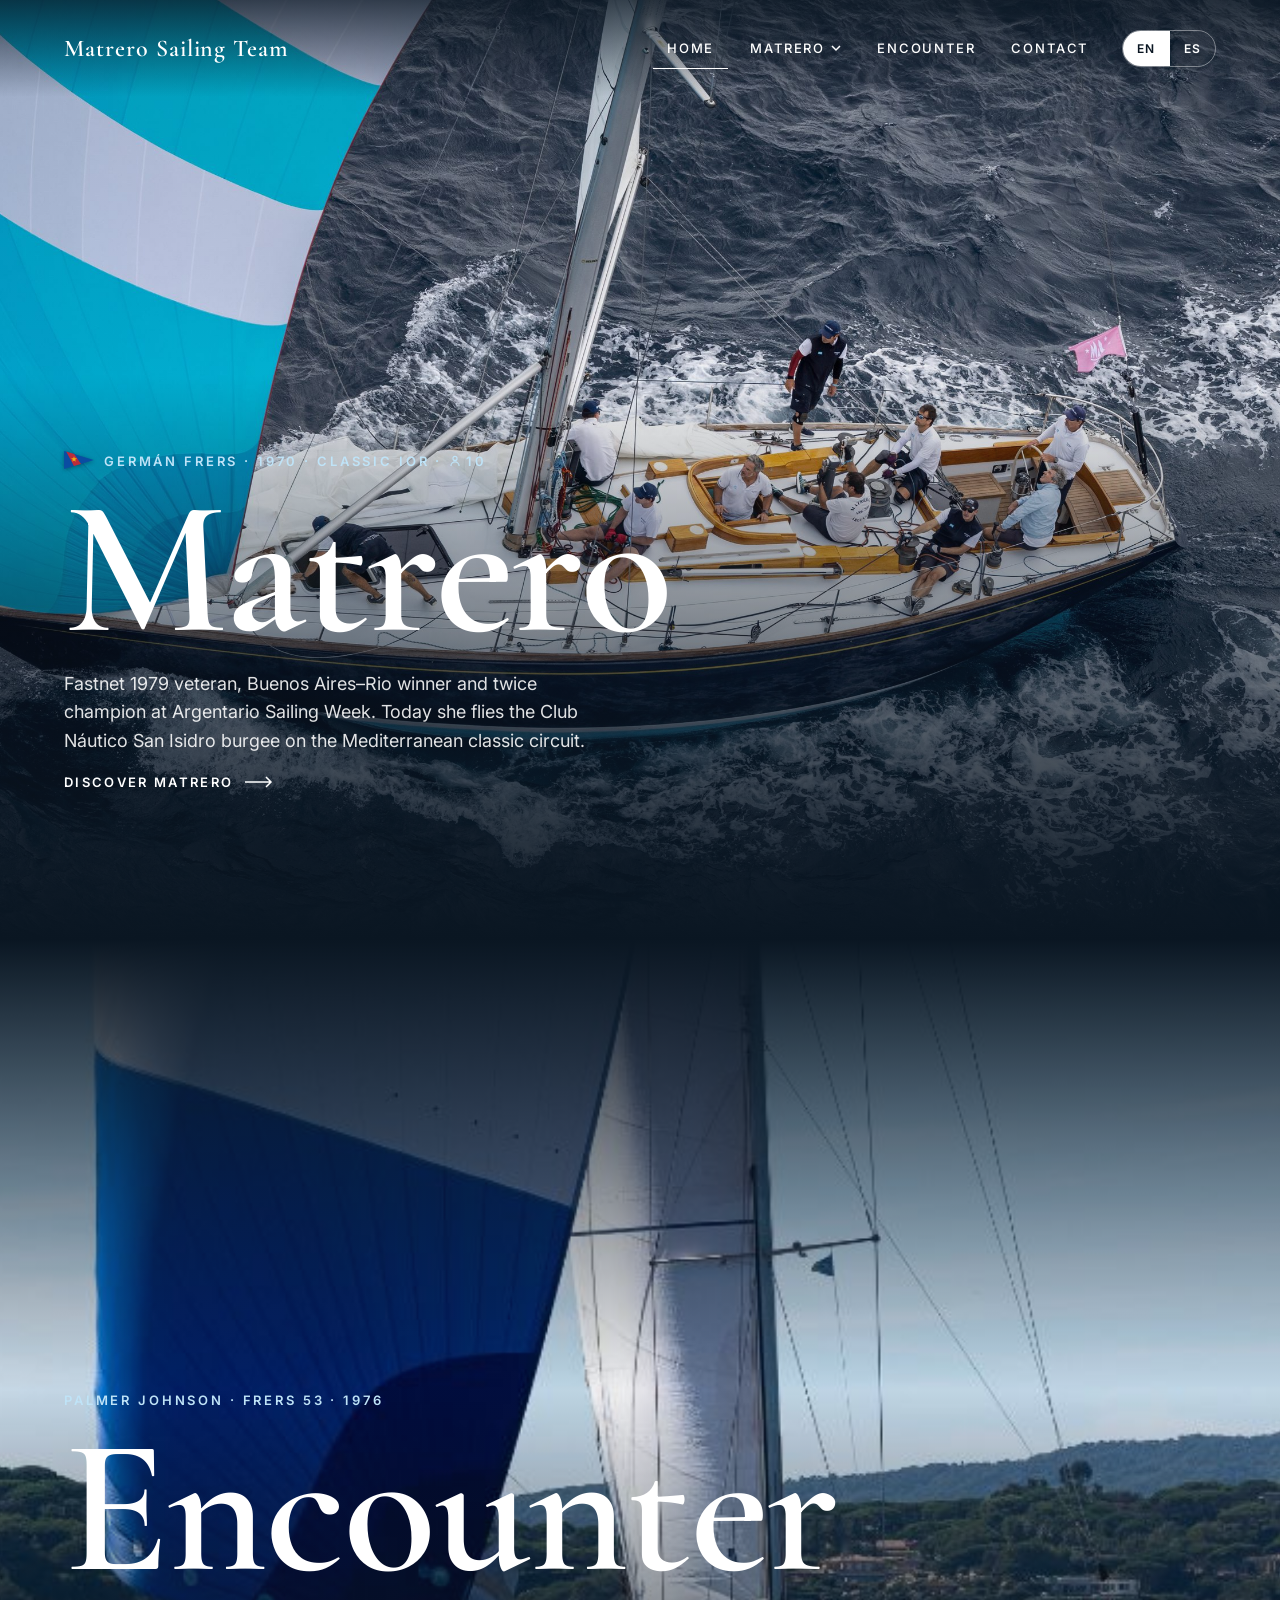
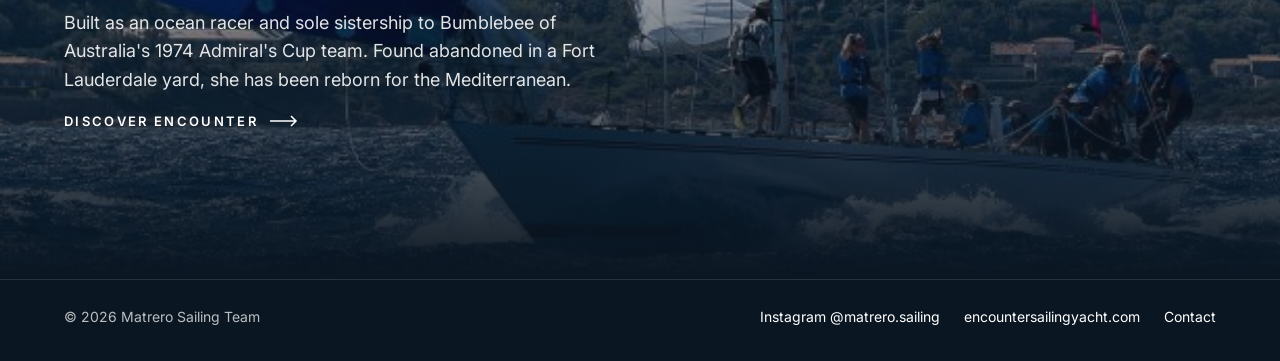
<file: index.html>
<!doctype html>
<html lang="en">
<head>
<meta charset="utf-8">
<meta name="viewport" content="width=device-width, initial-scale=1">
<title>Home – Matrero Sailing Team</title>
<link rel="preconnect" href="https://fonts.googleapis.com">
<link href="https://fonts.googleapis.com/css2?family=Cormorant+Garamond:ital,wght@0,500;0,600;1,500&amp;family=Inter:wght@400;500;600&amp;display=swap" rel="stylesheet">
<style>
body{margin:0;background:#0A1622}
a{color:#FFFFFF}a:hover{color:#BFE3F7}
.boat-img{transform:scale(1.04);transition:transform 1.2s ease}
.boat:hover .boat-img{transform:scale(1.0)}
.boat:hover .cta{gap:18px}
.dd{position:relative}
.dd-menu{position:absolute;top:100%;left:0;min-width:230px;display:none;flex-direction:column;padding:8px;background:#0A1622;border:1px solid rgba(255,255,255,0.16);border-radius:4px;box-shadow:0 18px 40px rgba(0,0,0,0.35)}
.dd:hover .dd-menu,.dd:focus-within .dd-menu{display:flex}
.dd-menu a{padding:12px 14px;text-decoration:none;color:#FFFFFF;border-radius:3px}
.dd-menu a:hover{background:rgba(191,227,247,0.12);color:#FFFFFF}
@supports (animation-timeline: view()){
.reveal{animation:reveal linear both;animation-timeline:view();animation-range:entry 0% cover 45%}
@keyframes reveal{from{opacity:0;transform:translateY(48px)}to{opacity:1;transform:none}}
}

.lang-btn{padding:10px 14px;min-width:44px;border:0;cursor:pointer;background:transparent;color:#FFFFFF;font:inherit;letter-spacing:inherit}
.lang-btn[aria-pressed="true"]{background:#FFFFFF;color:#0A1622}
</style>
<link rel="stylesheet" href="css/mobile.css">
</head>
<body>
<div style="font-family: Inter, system-ui, sans-serif; color: #FFFFFF; background: #0A1622; position: relative">

<header style="position: absolute; top: 0; left: 0; right: 0; z-index: 5; display: flex; flex-wrap: wrap; align-items: center; justify-content: space-between; gap: 16px; padding: 28px clamp(20px, 5vw, 72px); background: linear-gradient(180deg, rgba(10,22,34,0.75) 0%, rgba(10,22,34,0) 100%)">
<a href="index.html" style="font-family: 'Cormorant Garamond', serif; font-size: 24px; font-weight: 600; letter-spacing: 0.04em; text-decoration: none">Matrero Sailing Team</a>
<div style="display: flex; flex-wrap: wrap; align-items: center; gap: 20px">
<nav aria-label="Main" style="display: flex; flex-wrap: wrap; gap: 8px; font-size: 13px; font-weight: 500; letter-spacing: 0.14em; text-transform: uppercase">
<a href="index.html" style="padding: 12px 14px; text-decoration: none; border-bottom: 1px solid #FFFFFF"><span data-t="home"></span></a>
<div class="dd">
<a href="matrero.html" aria-haspopup="true" style="display: inline-flex; align-items: center; gap: 6px; padding: 12px 14px; text-decoration: none">Matrero <svg aria-hidden="true" width="10" height="10" viewBox="0 0 10 10" fill="none" stroke="currentColor" stroke-width="1.5"><path d="M1 3l4 4 4-4"/></svg></a>
<div class="dd-menu">
<a href="matrero.html#results"><span data-t="results"></span></a>
<a href="matrero.html#history"><span data-t="history"></span></a>
</div>
</div>
<a href="encounter.html" style="padding: 12px 14px; text-decoration: none">Encounter</a>
<a href="contact.html" style="padding: 12px 14px; text-decoration: none"><span data-t="contact"></span></a>
</nav>
<div role="group" aria-label="Language" style="display: flex; border: 1px solid rgba(255,255,255,0.4); border-radius: 22px; overflow: hidden; font-size: 12px; font-weight: 600; letter-spacing: 0.1em">
<button type="button" class="lang-btn" data-lang="en">EN</button>
<button type="button" class="lang-btn" data-lang="es">ES</button>
</div>
</div>
</header>

<a href="matrero.html" class="boat" aria-label="Matrero" style="display: block; position: relative; height: 940px; overflow: hidden; text-decoration: none; color: #FFFFFF">
<img class="boat-img" src="images/a4a7be26ca969509988f9f572a203ea1.jpg" alt="Aerial view of Matrero under her sky-blue and white spinnaker off Saint-Tropez" style="position: absolute; inset: 0; width: 100%; height: 100%; object-fit: cover; object-position: 50% 45%">
<div style="position: absolute; inset: 0; background: linear-gradient(180deg, rgba(10,22,34,0.15) 0%, rgba(10,22,34,0.05) 40%, rgba(10,22,34,0.7) 78%, #0A1622 100%)"></div>
<div class="reveal" style="position: absolute; left: clamp(20px, 5vw, 72px); right: clamp(20px, 5vw, 72px); bottom: 150px; display: flex; flex-direction: column; gap: 18px; max-width: 760px">
<div style="font-size: 13px; font-weight: 600; letter-spacing: 0.22em; text-transform: uppercase; color: #BFE3F7"><img src="images/cnsi.svg" alt="Club Náutico San Isidro" width="30" height="18" style="display:inline-block;vertical-align:-3px;margin-right:10px;filter:drop-shadow(0 1px 2px rgba(0,0,0,.35))">Germán Frers · 1970 · Classic IOR · <svg aria-hidden="true" width="14" height="14" viewBox="0 0 24 24" fill="none" stroke="currentColor" stroke-width="2" style="vertical-align:-2px;margin-right:4px"><circle cx="12" cy="7.5" r="3.5"/><path d="M5 20.5c0-3.9 3.1-7 7-7s7 3.1 7 7"/></svg>10</div>
<h1 style="margin: 0; font-family: 'Cormorant Garamond', serif; font-weight: 600; font-size: clamp(88px, 15vw, 220px); line-height: 0.86; letter-spacing: -0.01em; color: #FFFFFF">Matrero</h1>
<p style="margin: 0; font-size: 18px; line-height: 1.6; max-width: 540px; color: rgba(255,255,255,0.88)"><span data-t="mText"></span></p>
<span class="cta" style="display: inline-flex; align-items: center; gap: 12px; font-size: 13px; font-weight: 600; letter-spacing: 0.18em; text-transform: uppercase; transition: gap .3s"><span data-t="mCta"></span> <svg aria-hidden="true" width="28" height="12" viewBox="0 0 28 12" fill="none" stroke="currentColor" stroke-width="1.5"><path d="M0 6h26M21 1l5 5-5 5"/></svg></span>
</div>
</a>

<a href="encounter.html" class="boat" aria-label="Encounter" style="display: block; position: relative; height: 940px; margin-top: -1px; overflow: hidden; text-decoration: none; color: #FFFFFF">
<img class="boat-img" src="images/23c86a6f66cbd8d24cf7c50eb4894f51.jpg" alt="Encounter running under a blue spinnaker off Saint-Tropez" style="position: absolute; inset: 0; width: 100%; height: 100%; object-fit: cover; object-position: 50% 55%">
<div style="position: absolute; inset: 0; background: linear-gradient(180deg, #0A1622 0%, rgba(10,22,34,0.55) 22%, rgba(10,22,34,0.05) 48%, rgba(10,22,34,0.65) 82%, #0A1622 100%)"></div>
<div class="reveal" style="position: absolute; left: clamp(20px, 5vw, 72px); right: clamp(20px, 5vw, 72px); bottom: 150px; display: flex; flex-direction: column; gap: 18px; max-width: 760px">
<div style="font-size: 13px; font-weight: 600; letter-spacing: 0.22em; text-transform: uppercase; color: #BFE3F7">Palmer Johnson · Frers 53 · 1976</div>
<h2 style="margin: 0; font-family: 'Cormorant Garamond', serif; font-weight: 600; font-size: clamp(88px, 15vw, 220px); line-height: 0.86; letter-spacing: -0.01em; color: #FFFFFF">Encounter</h2>
<p style="margin: 0; font-size: 18px; line-height: 1.6; max-width: 540px; color: rgba(255,255,255,0.88)"><span data-t="eText"></span></p>
<span class="cta" style="display: inline-flex; align-items: center; gap: 12px; font-size: 13px; font-weight: 600; letter-spacing: 0.18em; text-transform: uppercase; transition: gap .3s"><span data-t="eCta"></span> <svg aria-hidden="true" width="28" height="12" viewBox="0 0 28 12" fill="none" stroke="currentColor" stroke-width="1.5"><path d="M0 6h26M21 1l5 5-5 5"/></svg></span>
</div>
</a>

<footer style="display: flex; flex-wrap: wrap; justify-content: space-between; align-items: center; gap: 16px; padding: 28px clamp(20px, 5vw, 72px) 36px; border-top: 1px solid rgba(255,255,255,0.12); font-size: 14px; color: rgba(255,255,255,0.72)">
<span>© 2026 Matrero Sailing Team</span>
<div style="display: flex; flex-wrap: wrap; gap: 24px">
<a href="https://www.instagram.com/matrero.sailing/" style="text-decoration: none">Instagram @matrero.sailing</a>
<a href="https://encountersailingyacht.com/" style="text-decoration: none">encountersailingyacht.com</a>
<a href="contact.html" style="text-decoration: none"><span data-t="contact"></span></a>
</div>
</footer>
</div>
<script>window.T = {
en: {
home: 'Home', contact: 'Contact', results: 'Regatta results', history: 'History',
mText: 'Fastnet 1979 veteran, Buenos Aires–Rio winner and twice champion at Argentario Sailing Week. Today she flies the Club Náutico San Isidro burgee on the Mediterranean classic circuit.',
mCta: 'Discover Matrero',
eText: "Built as an ocean racer and sole sistership to Bumblebee of Australia's 1974 Admiral's Cup team. Found abandoned in a Fort Lauderdale yard, she has been reborn for the Mediterranean.",
eCta: 'Discover Encounter'
},
es: {
home: 'Inicio', contact: 'Contacto', results: 'Resultados de regatas', history: 'Historia',
mText: 'Veterano del Fastnet 1979, ganador de la Buenos Aires–Río y dos veces campeón de la Argentario Sailing Week. Hoy lleva el gallardete del Club Náutico San Isidro en el circuito de clásicos del Mediterráneo.',
mCta: 'Descubrí el Matrero',
eText: 'Construido como velero oceánico y único gemelo del Bumblebee, del equipo australiano de la Admiral’s Cup 1974. Encontrado abandonado en un astillero de Fort Lauderdale, renació para el Mediterráneo.',
eCta: 'Descubrí el Encounter'
}
};</script>
<script src="js/site.js"></script>
</body>
</html>
</file>
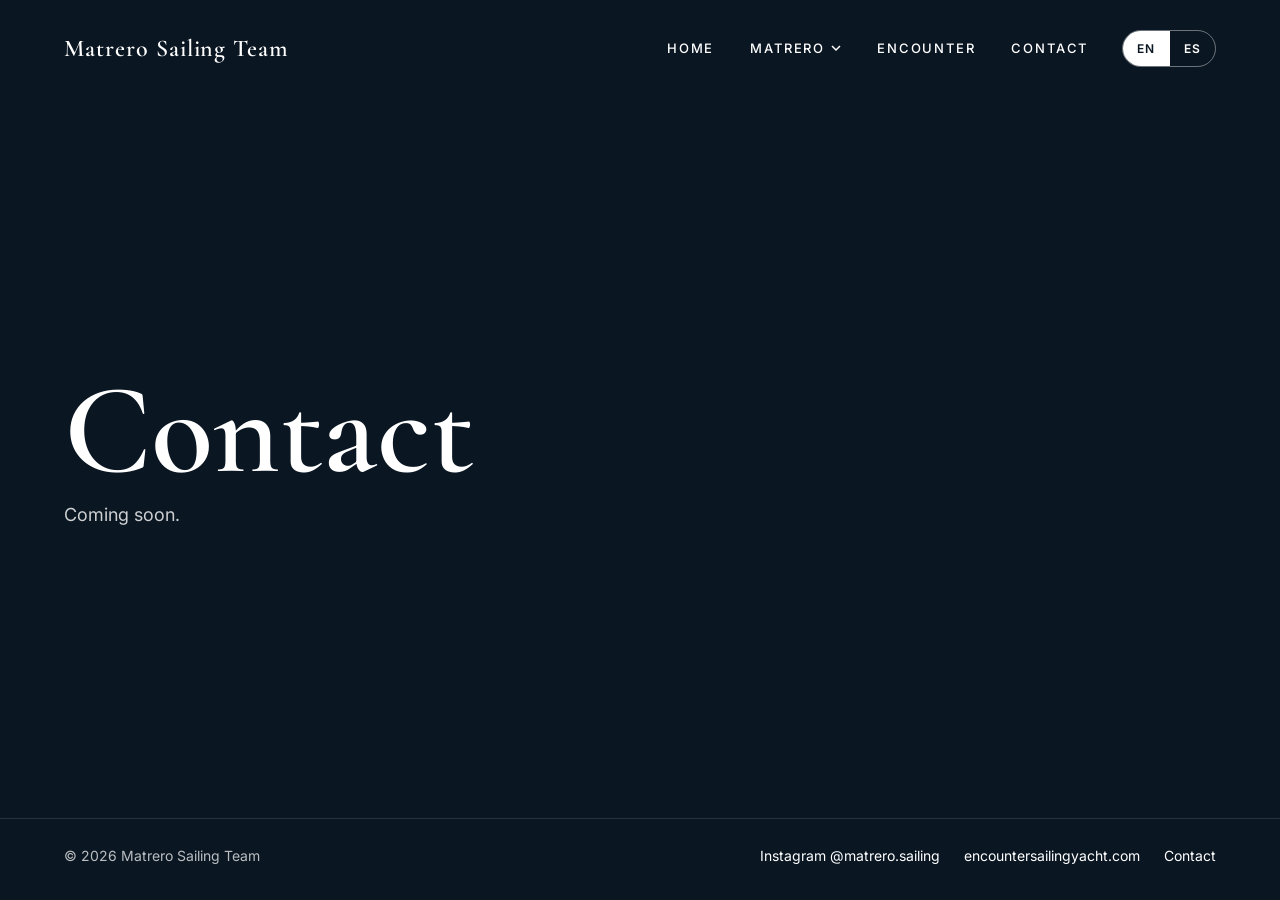
<file: contact.html>
<!doctype html>
<html lang="en">
<head>
<meta charset="utf-8">
<meta name="viewport" content="width=device-width, initial-scale=1">
<title>Contact – Matrero Sailing Team</title>
<link rel="preconnect" href="https://fonts.googleapis.com">
<link href="https://fonts.googleapis.com/css2?family=Cormorant+Garamond:ital,wght@0,500;0,600;1,500&amp;family=Inter:wght@400;500;600&amp;display=swap" rel="stylesheet">
<style>
body{margin:0;background:#0A1622}
a{color:#FFFFFF}a:hover{color:#BFE3F7}
.boat-img{transform:scale(1.04);transition:transform 1.2s ease}
.boat:hover .boat-img{transform:scale(1.0)}
.boat:hover .cta{gap:18px}
.dd{position:relative}
.dd-menu{position:absolute;top:100%;left:0;min-width:230px;display:none;flex-direction:column;padding:8px;background:#0A1622;border:1px solid rgba(255,255,255,0.16);border-radius:4px;box-shadow:0 18px 40px rgba(0,0,0,0.35)}
.dd:hover .dd-menu,.dd:focus-within .dd-menu{display:flex}
.dd-menu a{padding:12px 14px;text-decoration:none;color:#FFFFFF;border-radius:3px}
.dd-menu a:hover{background:rgba(191,227,247,0.12);color:#FFFFFF}
@supports (animation-timeline: view()){
.reveal{animation:reveal linear both;animation-timeline:view();animation-range:entry 0% cover 45%}
@keyframes reveal{from{opacity:0;transform:translateY(48px)}to{opacity:1;transform:none}}
}

.lang-btn{padding:10px 14px;min-width:44px;border:0;cursor:pointer;background:transparent;color:#FFFFFF;font:inherit;letter-spacing:inherit}
.lang-btn[aria-pressed="true"]{background:#FFFFFF;color:#0A1622}
</style>
<link rel="stylesheet" href="css/mobile.css">
</head>
<body>
<div style="font-family: Inter, system-ui, sans-serif; color: #FFFFFF; background: #0A1622; position: relative; min-height: 100vh; display: flex; flex-direction: column">
<header style="position: absolute; top: 0; left: 0; right: 0; z-index: 5; display: flex; flex-wrap: wrap; align-items: center; justify-content: space-between; gap: 16px; padding: 28px clamp(20px, 5vw, 72px); background: linear-gradient(180deg, rgba(10,22,34,0.75) 0%, rgba(10,22,34,0) 100%)">
<a href="index.html" style="font-family: 'Cormorant Garamond', serif; font-size: 24px; font-weight: 600; letter-spacing: 0.04em; text-decoration: none">Matrero Sailing Team</a>
<div style="display: flex; flex-wrap: wrap; align-items: center; gap: 20px">
<nav aria-label="Main" style="display: flex; flex-wrap: wrap; gap: 8px; font-size: 13px; font-weight: 500; letter-spacing: 0.14em; text-transform: uppercase">
<a href="index.html" style="padding: 12px 14px; text-decoration: none; "><span data-t="home"></span></a>
<div class="dd">
<a href="matrero.html" aria-haspopup="true" style="display: inline-flex; align-items: center; gap: 6px; padding: 12px 14px; text-decoration: none">Matrero <svg aria-hidden="true" width="10" height="10" viewBox="0 0 10 10" fill="none" stroke="currentColor" stroke-width="1.5"><path d="M1 3l4 4 4-4"/></svg></a>
<div class="dd-menu">
<a href="matrero.html#results"><span data-t="results"></span></a>
<a href="matrero.html#history"><span data-t="history"></span></a>
</div>
</div>
<a href="encounter.html" style="padding: 12px 14px; text-decoration: none">Encounter</a>
<a href="contact.html" style="padding: 12px 14px; text-decoration: none"><span data-t="contact"></span></a>
</nav>
<div role="group" aria-label="Language" style="display: flex; border: 1px solid rgba(255,255,255,0.4); border-radius: 22px; overflow: hidden; font-size: 12px; font-weight: 600; letter-spacing: 0.1em">
<button type="button" class="lang-btn" data-lang="en">EN</button>
<button type="button" class="lang-btn" data-lang="es">ES</button>
</div>
</div>
</header>
<main style="flex: 1; display: flex; flex-direction: column; justify-content: center; padding: 160px clamp(20px, 5vw, 72px) 80px; gap: 16px">
<h1 style="margin: 0; font-family: 'Cormorant Garamond', serif; font-weight: 600; font-size: clamp(64px, 10vw, 140px); line-height: 0.9"><span data-t="pg"></span></h1>
<p style="margin: 0; font-size: 18px; color: rgba(255,255,255,0.8)"><span data-t="soon"></span></p>
</main>
<footer style="display: flex; flex-wrap: wrap; justify-content: space-between; align-items: center; gap: 16px; padding: 28px clamp(20px, 5vw, 72px) 36px; border-top: 1px solid rgba(255,255,255,0.12); font-size: 14px; color: rgba(255,255,255,0.72)">
<span>© 2026 Matrero Sailing Team</span>
<div style="display: flex; flex-wrap: wrap; gap: 24px">
<a href="https://www.instagram.com/matrero.sailing/" style="text-decoration: none">Instagram @matrero.sailing</a>
<a href="https://encountersailingyacht.com/" style="text-decoration: none">encountersailingyacht.com</a>
<a href="contact.html" style="text-decoration: none"><span data-t="contact"></span></a>
</div>
</footer>
</div>
<script>window.T = {
en: {
home: 'Home', contact: 'Contact', results: 'Regatta results', history: 'History',
mText: 'Fastnet 1979 veteran, Buenos Aires–Rio winner and twice champion at Argentario Sailing Week. Today she flies the Club Náutico San Isidro burgee on the Mediterranean classic circuit.',
mCta: 'Discover Matrero',
eText: "Built as an ocean racer and sole sistership to Bumblebee of Australia's 1974 Admiral's Cup team. Found abandoned in a Fort Lauderdale yard, she has been reborn for the Mediterranean.",
eCta: 'Discover Encounter'
},
es: {
home: 'Inicio', contact: 'Contacto', results: 'Resultados de regatas', history: 'Historia',
mText: 'Veterano del Fastnet 1979, ganador de la Buenos Aires–Río y dos veces campeón de la Argentario Sailing Week. Hoy lleva el gallardete del Club Náutico San Isidro en el circuito de clásicos del Mediterráneo.',
mCta: 'Descubrí el Matrero',
eText: 'Construido como velero oceánico y único gemelo del Bumblebee, del equipo australiano de la Admiral’s Cup 1974. Encontrado abandonado en un astillero de Fort Lauderdale, renació para el Mediterráneo.',
eCta: 'Descubrí el Encounter'
}
}; window.T.en.pg='Contact'; window.T.es.pg='Contacto'; window.T.en.soon='Coming soon.'; window.T.es.soon='Próximamente.';</script>
<script src="js/site.js"></script>
</body>
</html>
</file>
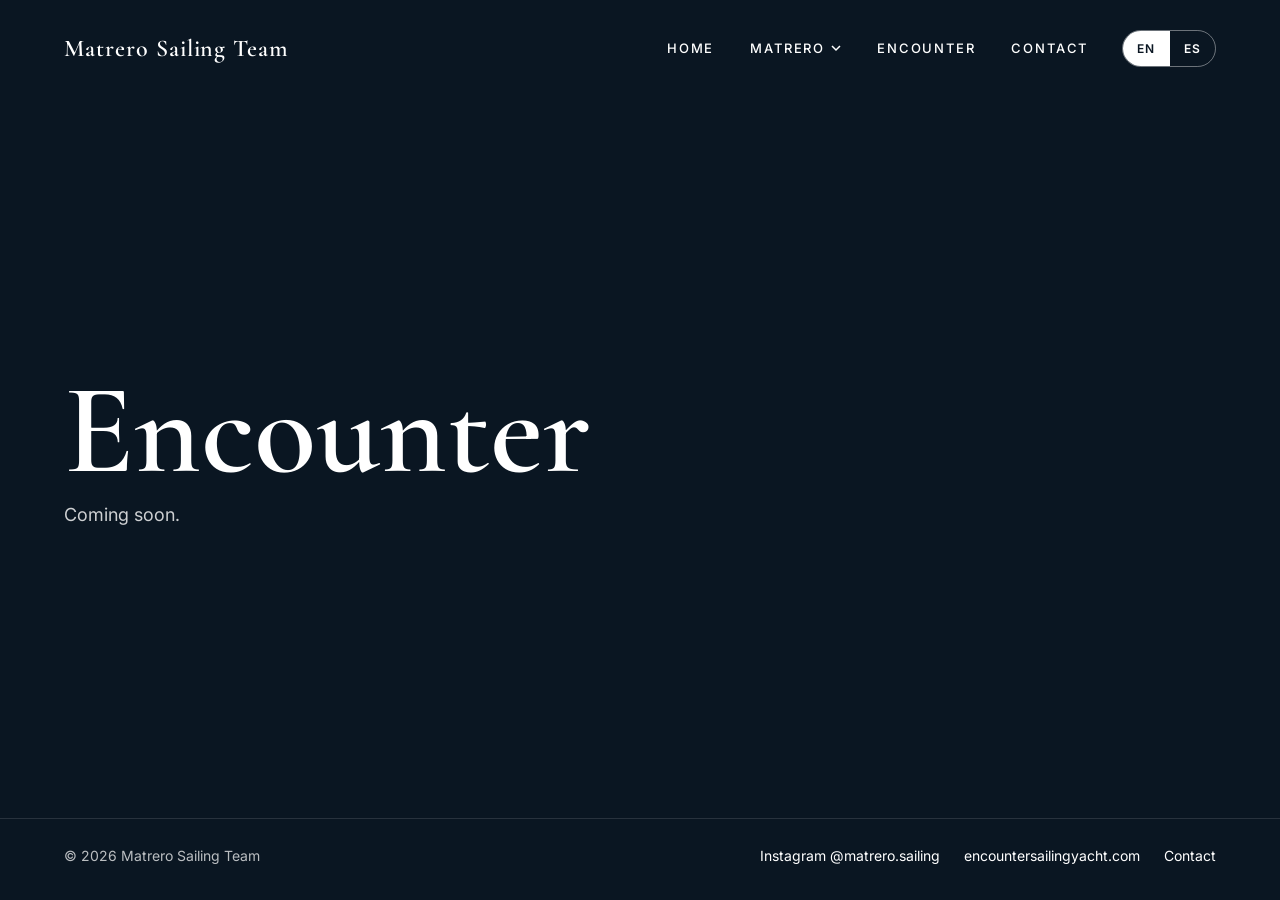
<file: encounter.html>
<!doctype html>
<html lang="en">
<head>
<meta charset="utf-8">
<meta name="viewport" content="width=device-width, initial-scale=1">
<title>Encounter – Matrero Sailing Team</title>
<link rel="preconnect" href="https://fonts.googleapis.com">
<link href="https://fonts.googleapis.com/css2?family=Cormorant+Garamond:ital,wght@0,500;0,600;1,500&amp;family=Inter:wght@400;500;600&amp;display=swap" rel="stylesheet">
<style>
body{margin:0;background:#0A1622}
a{color:#FFFFFF}a:hover{color:#BFE3F7}
.boat-img{transform:scale(1.04);transition:transform 1.2s ease}
.boat:hover .boat-img{transform:scale(1.0)}
.boat:hover .cta{gap:18px}
.dd{position:relative}
.dd-menu{position:absolute;top:100%;left:0;min-width:230px;display:none;flex-direction:column;padding:8px;background:#0A1622;border:1px solid rgba(255,255,255,0.16);border-radius:4px;box-shadow:0 18px 40px rgba(0,0,0,0.35)}
.dd:hover .dd-menu,.dd:focus-within .dd-menu{display:flex}
.dd-menu a{padding:12px 14px;text-decoration:none;color:#FFFFFF;border-radius:3px}
.dd-menu a:hover{background:rgba(191,227,247,0.12);color:#FFFFFF}
@supports (animation-timeline: view()){
.reveal{animation:reveal linear both;animation-timeline:view();animation-range:entry 0% cover 45%}
@keyframes reveal{from{opacity:0;transform:translateY(48px)}to{opacity:1;transform:none}}
}

.lang-btn{padding:10px 14px;min-width:44px;border:0;cursor:pointer;background:transparent;color:#FFFFFF;font:inherit;letter-spacing:inherit}
.lang-btn[aria-pressed="true"]{background:#FFFFFF;color:#0A1622}
</style>
<link rel="stylesheet" href="css/mobile.css">
</head>
<body>
<div style="font-family: Inter, system-ui, sans-serif; color: #FFFFFF; background: #0A1622; position: relative; min-height: 100vh; display: flex; flex-direction: column">
<header style="position: absolute; top: 0; left: 0; right: 0; z-index: 5; display: flex; flex-wrap: wrap; align-items: center; justify-content: space-between; gap: 16px; padding: 28px clamp(20px, 5vw, 72px); background: linear-gradient(180deg, rgba(10,22,34,0.75) 0%, rgba(10,22,34,0) 100%)">
<a href="index.html" style="font-family: 'Cormorant Garamond', serif; font-size: 24px; font-weight: 600; letter-spacing: 0.04em; text-decoration: none">Matrero Sailing Team</a>
<div style="display: flex; flex-wrap: wrap; align-items: center; gap: 20px">
<nav aria-label="Main" style="display: flex; flex-wrap: wrap; gap: 8px; font-size: 13px; font-weight: 500; letter-spacing: 0.14em; text-transform: uppercase">
<a href="index.html" style="padding: 12px 14px; text-decoration: none; "><span data-t="home"></span></a>
<div class="dd">
<a href="matrero.html" aria-haspopup="true" style="display: inline-flex; align-items: center; gap: 6px; padding: 12px 14px; text-decoration: none">Matrero <svg aria-hidden="true" width="10" height="10" viewBox="0 0 10 10" fill="none" stroke="currentColor" stroke-width="1.5"><path d="M1 3l4 4 4-4"/></svg></a>
<div class="dd-menu">
<a href="matrero.html#results"><span data-t="results"></span></a>
<a href="matrero.html#history"><span data-t="history"></span></a>
</div>
</div>
<a href="encounter.html" style="padding: 12px 14px; text-decoration: none">Encounter</a>
<a href="contact.html" style="padding: 12px 14px; text-decoration: none"><span data-t="contact"></span></a>
</nav>
<div role="group" aria-label="Language" style="display: flex; border: 1px solid rgba(255,255,255,0.4); border-radius: 22px; overflow: hidden; font-size: 12px; font-weight: 600; letter-spacing: 0.1em">
<button type="button" class="lang-btn" data-lang="en">EN</button>
<button type="button" class="lang-btn" data-lang="es">ES</button>
</div>
</div>
</header>
<main style="flex: 1; display: flex; flex-direction: column; justify-content: center; padding: 160px clamp(20px, 5vw, 72px) 80px; gap: 16px">
<h1 style="margin: 0; font-family: 'Cormorant Garamond', serif; font-weight: 600; font-size: clamp(64px, 10vw, 140px); line-height: 0.9"><span data-t="pg"></span></h1>
<p style="margin: 0; font-size: 18px; color: rgba(255,255,255,0.8)"><span data-t="soon"></span></p>
</main>
<footer style="display: flex; flex-wrap: wrap; justify-content: space-between; align-items: center; gap: 16px; padding: 28px clamp(20px, 5vw, 72px) 36px; border-top: 1px solid rgba(255,255,255,0.12); font-size: 14px; color: rgba(255,255,255,0.72)">
<span>© 2026 Matrero Sailing Team</span>
<div style="display: flex; flex-wrap: wrap; gap: 24px">
<a href="https://www.instagram.com/matrero.sailing/" style="text-decoration: none">Instagram @matrero.sailing</a>
<a href="https://encountersailingyacht.com/" style="text-decoration: none">encountersailingyacht.com</a>
<a href="contact.html" style="text-decoration: none"><span data-t="contact"></span></a>
</div>
</footer>
</div>
<script>window.T = {
en: {
home: 'Home', contact: 'Contact', results: 'Regatta results', history: 'History',
mText: 'Fastnet 1979 veteran, Buenos Aires–Rio winner and twice champion at Argentario Sailing Week. Today she flies the Club Náutico San Isidro burgee on the Mediterranean classic circuit.',
mCta: 'Discover Matrero',
eText: "Built as an ocean racer and sole sistership to Bumblebee of Australia's 1974 Admiral's Cup team. Found abandoned in a Fort Lauderdale yard, she has been reborn for the Mediterranean.",
eCta: 'Discover Encounter'
},
es: {
home: 'Inicio', contact: 'Contacto', results: 'Resultados de regatas', history: 'Historia',
mText: 'Veterano del Fastnet 1979, ganador de la Buenos Aires–Río y dos veces campeón de la Argentario Sailing Week. Hoy lleva el gallardete del Club Náutico San Isidro en el circuito de clásicos del Mediterráneo.',
mCta: 'Descubrí el Matrero',
eText: 'Construido como velero oceánico y único gemelo del Bumblebee, del equipo australiano de la Admiral’s Cup 1974. Encontrado abandonado en un astillero de Fort Lauderdale, renació para el Mediterráneo.',
eCta: 'Descubrí el Encounter'
}
}; window.T.en.pg='Encounter'; window.T.es.pg='Encounter'; window.T.en.soon='Coming soon.'; window.T.es.soon='Próximamente.';</script>
<script src="js/site.js"></script>
</body>
</html>
</file>
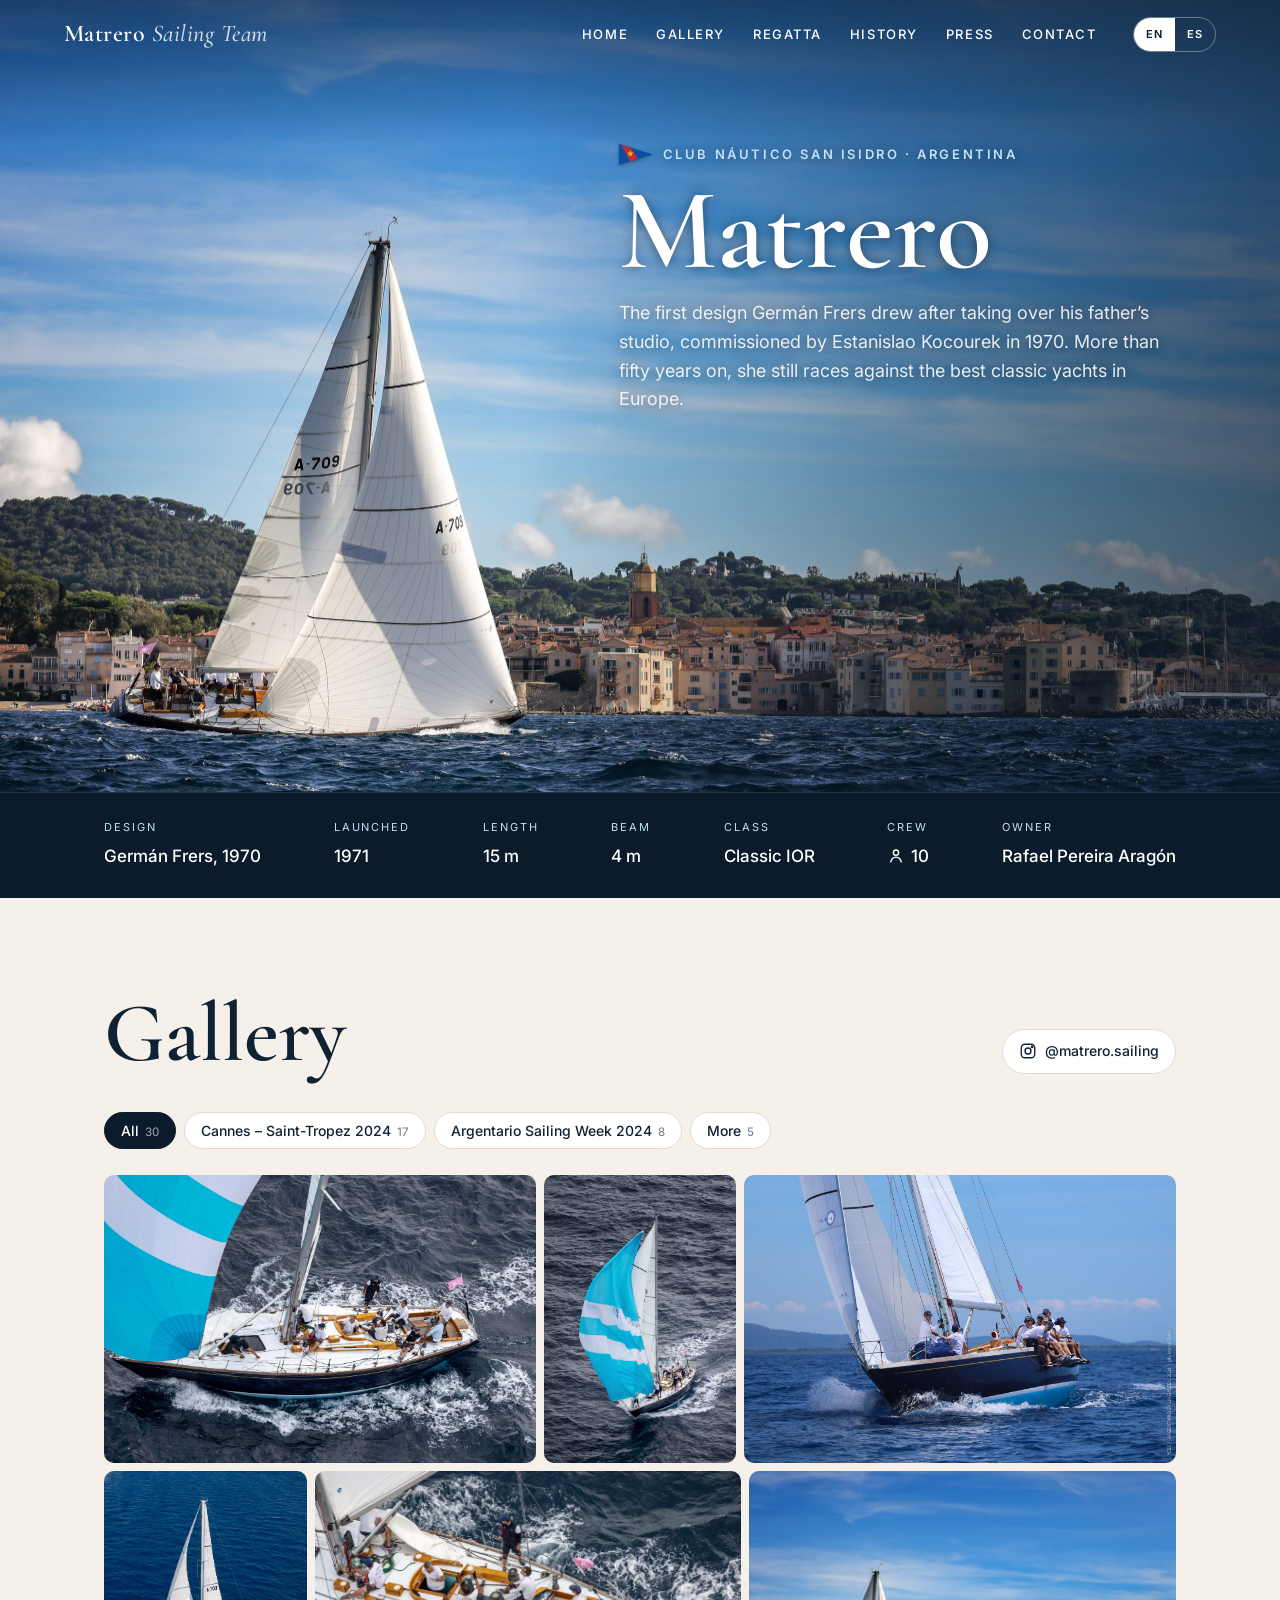
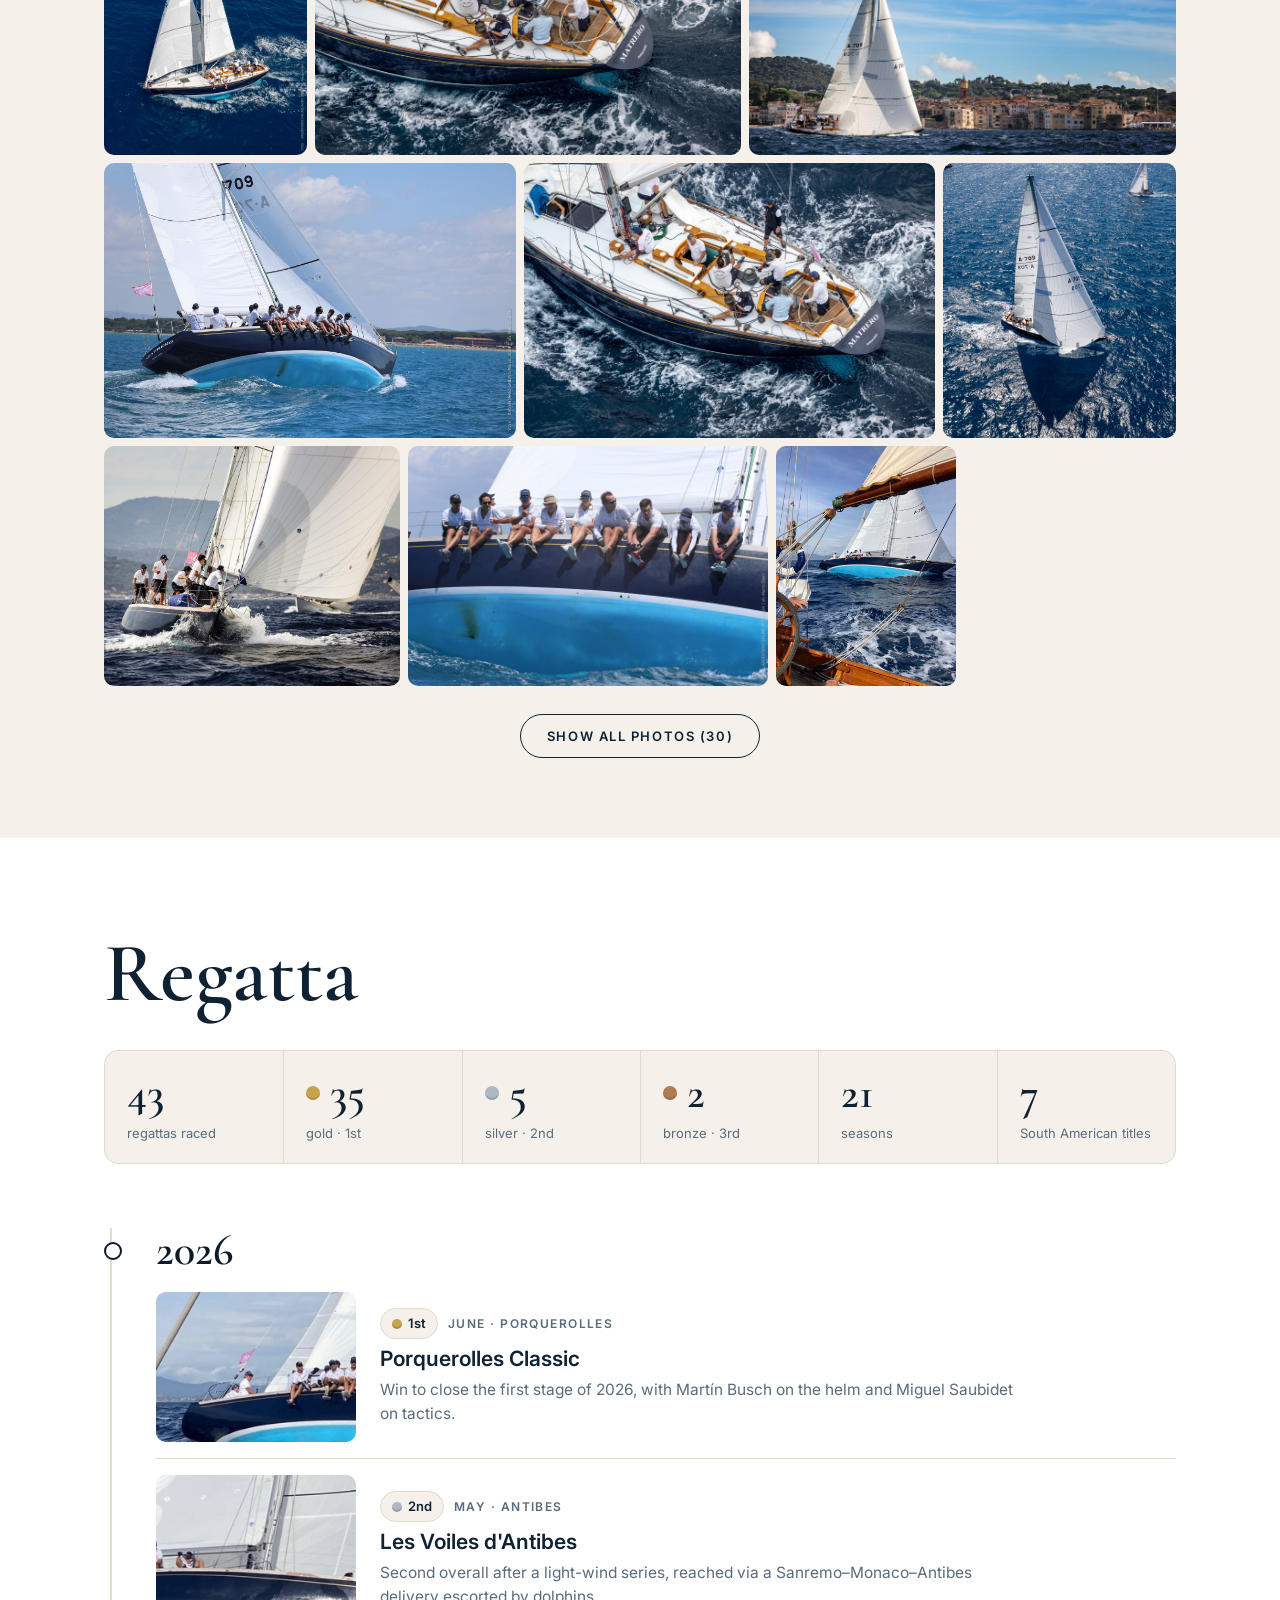
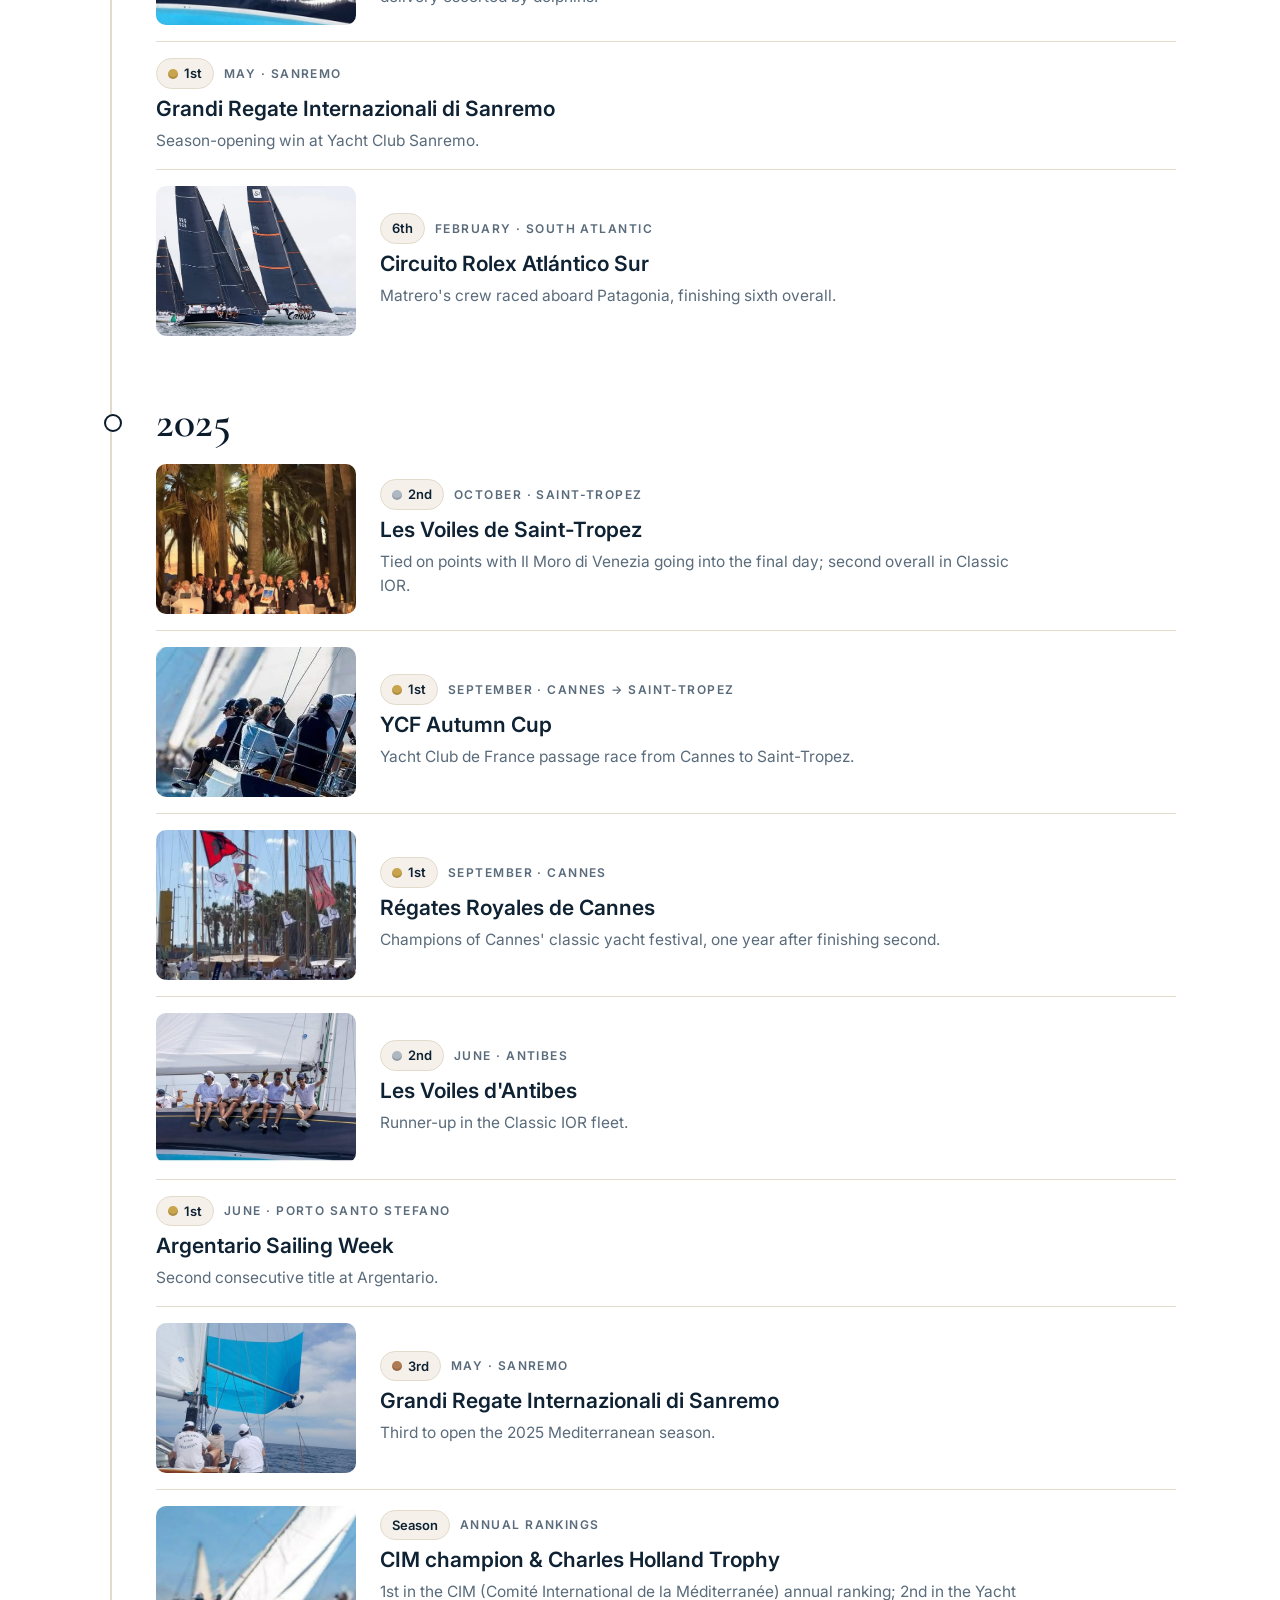
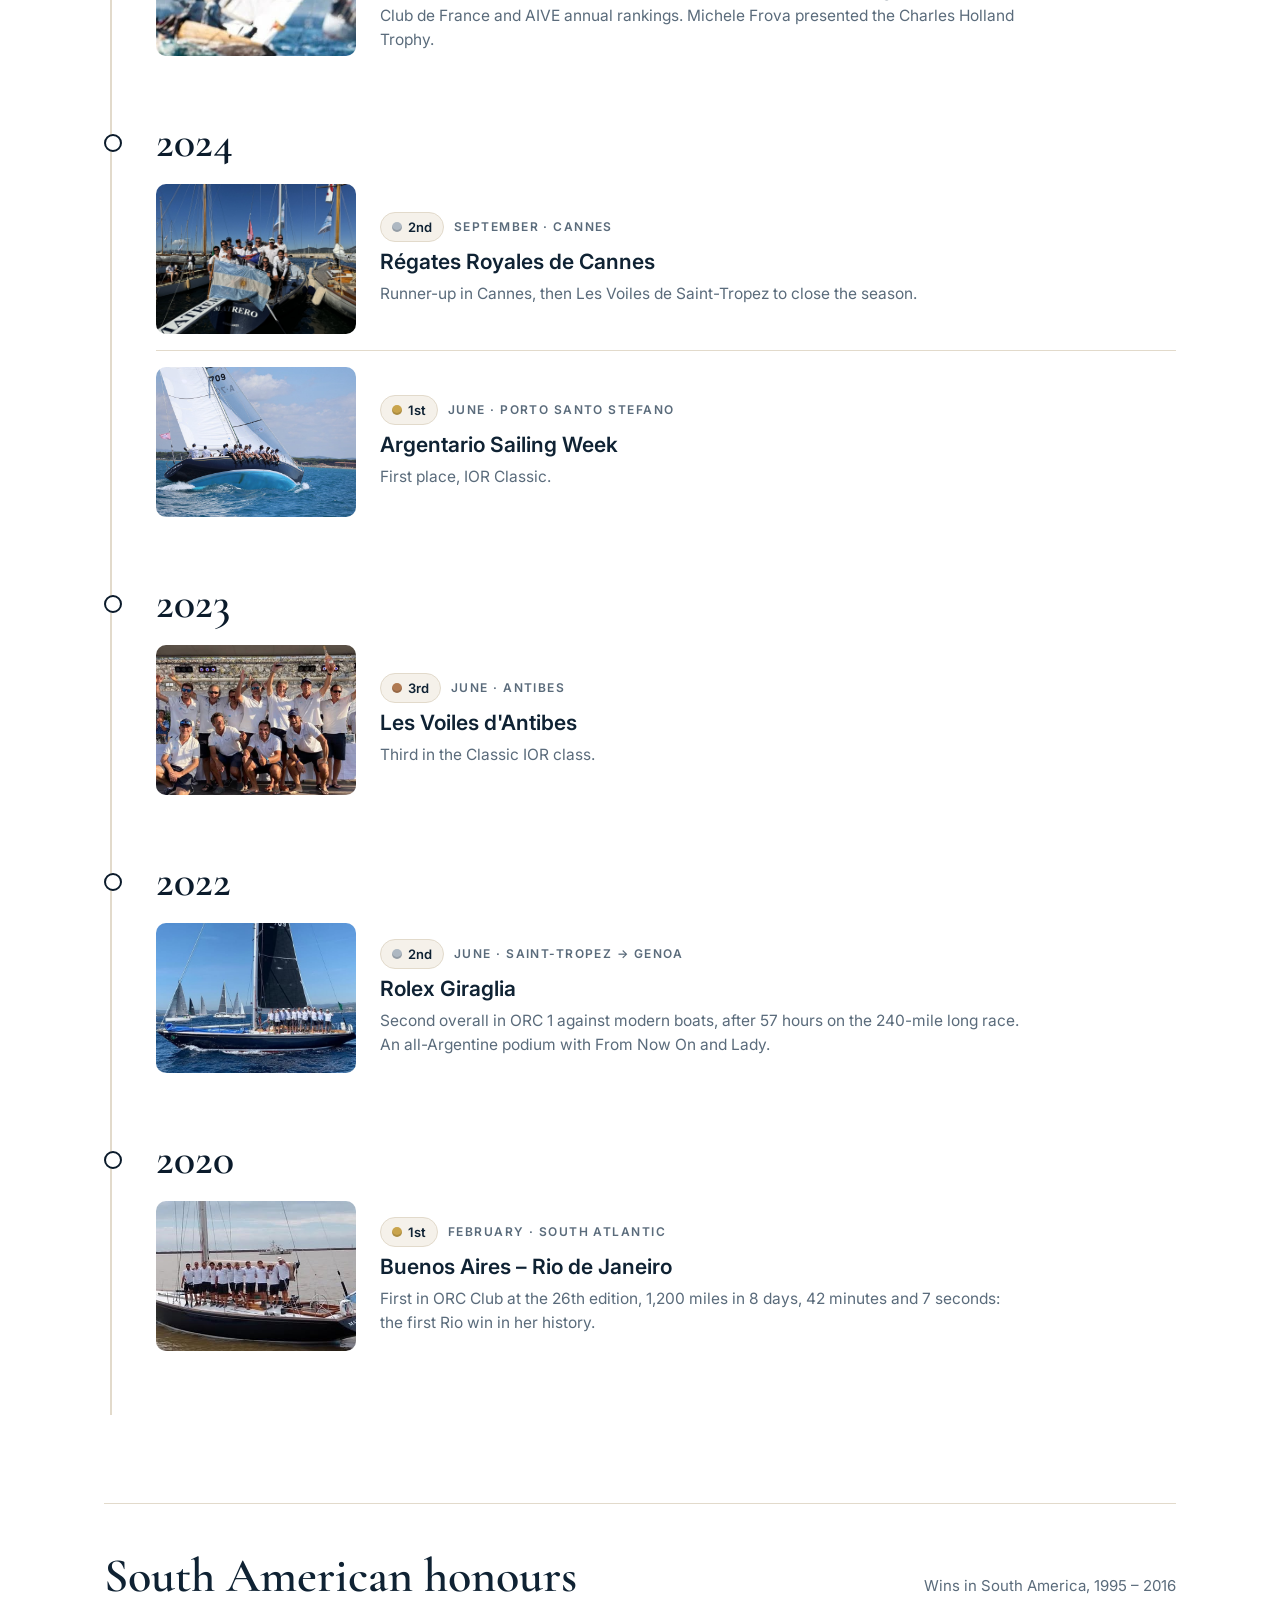
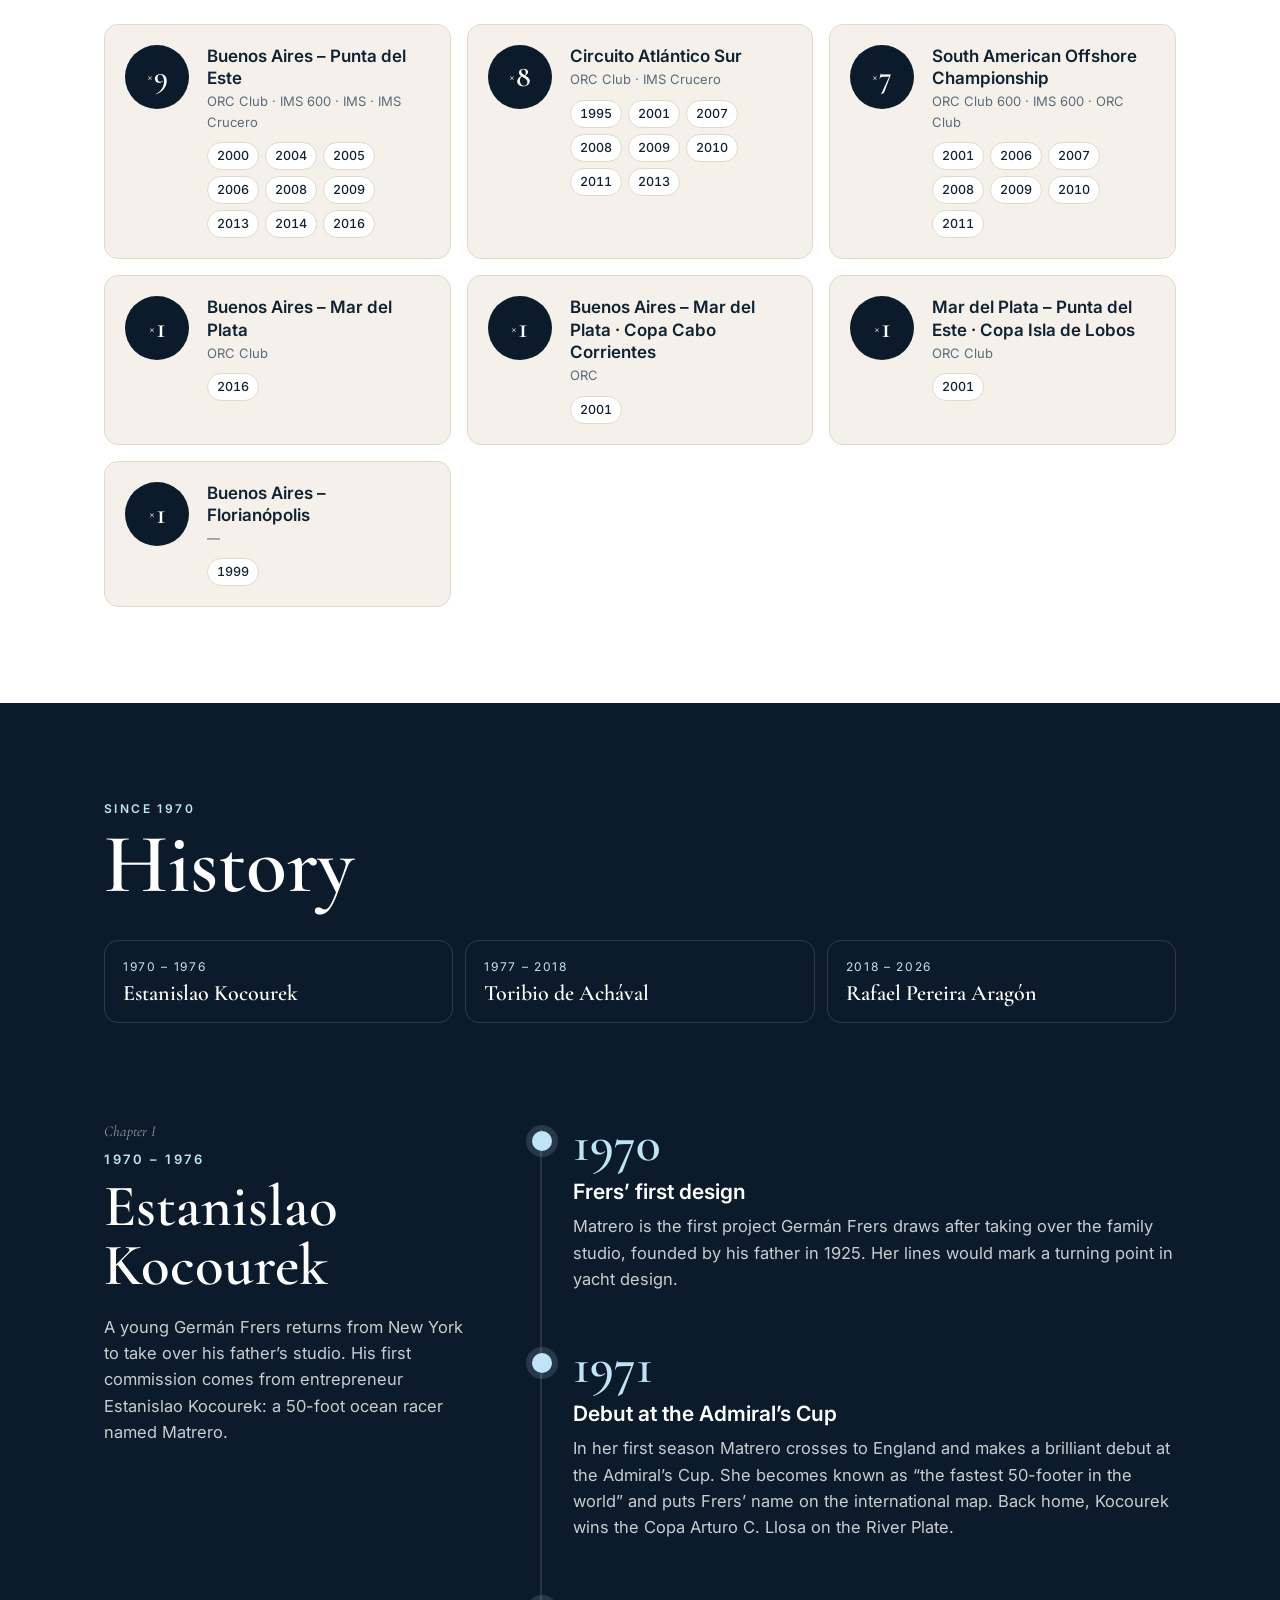
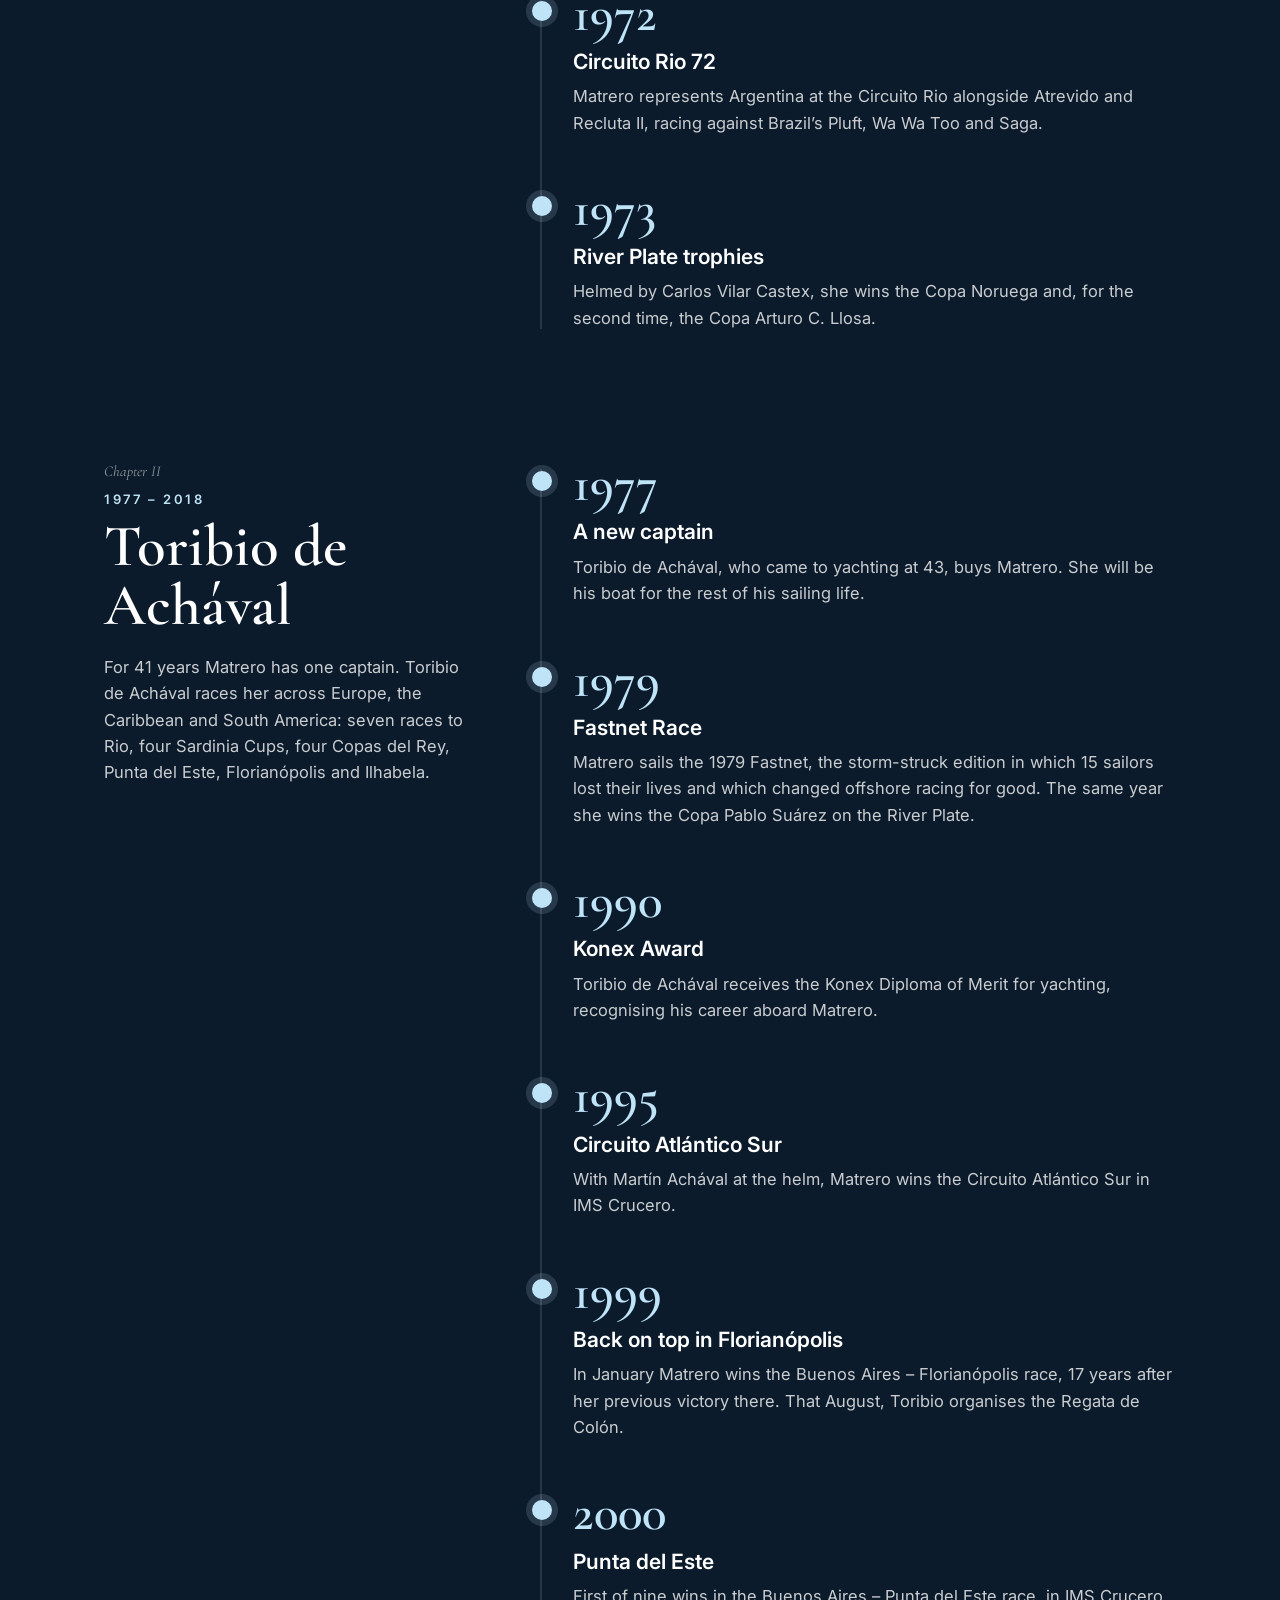
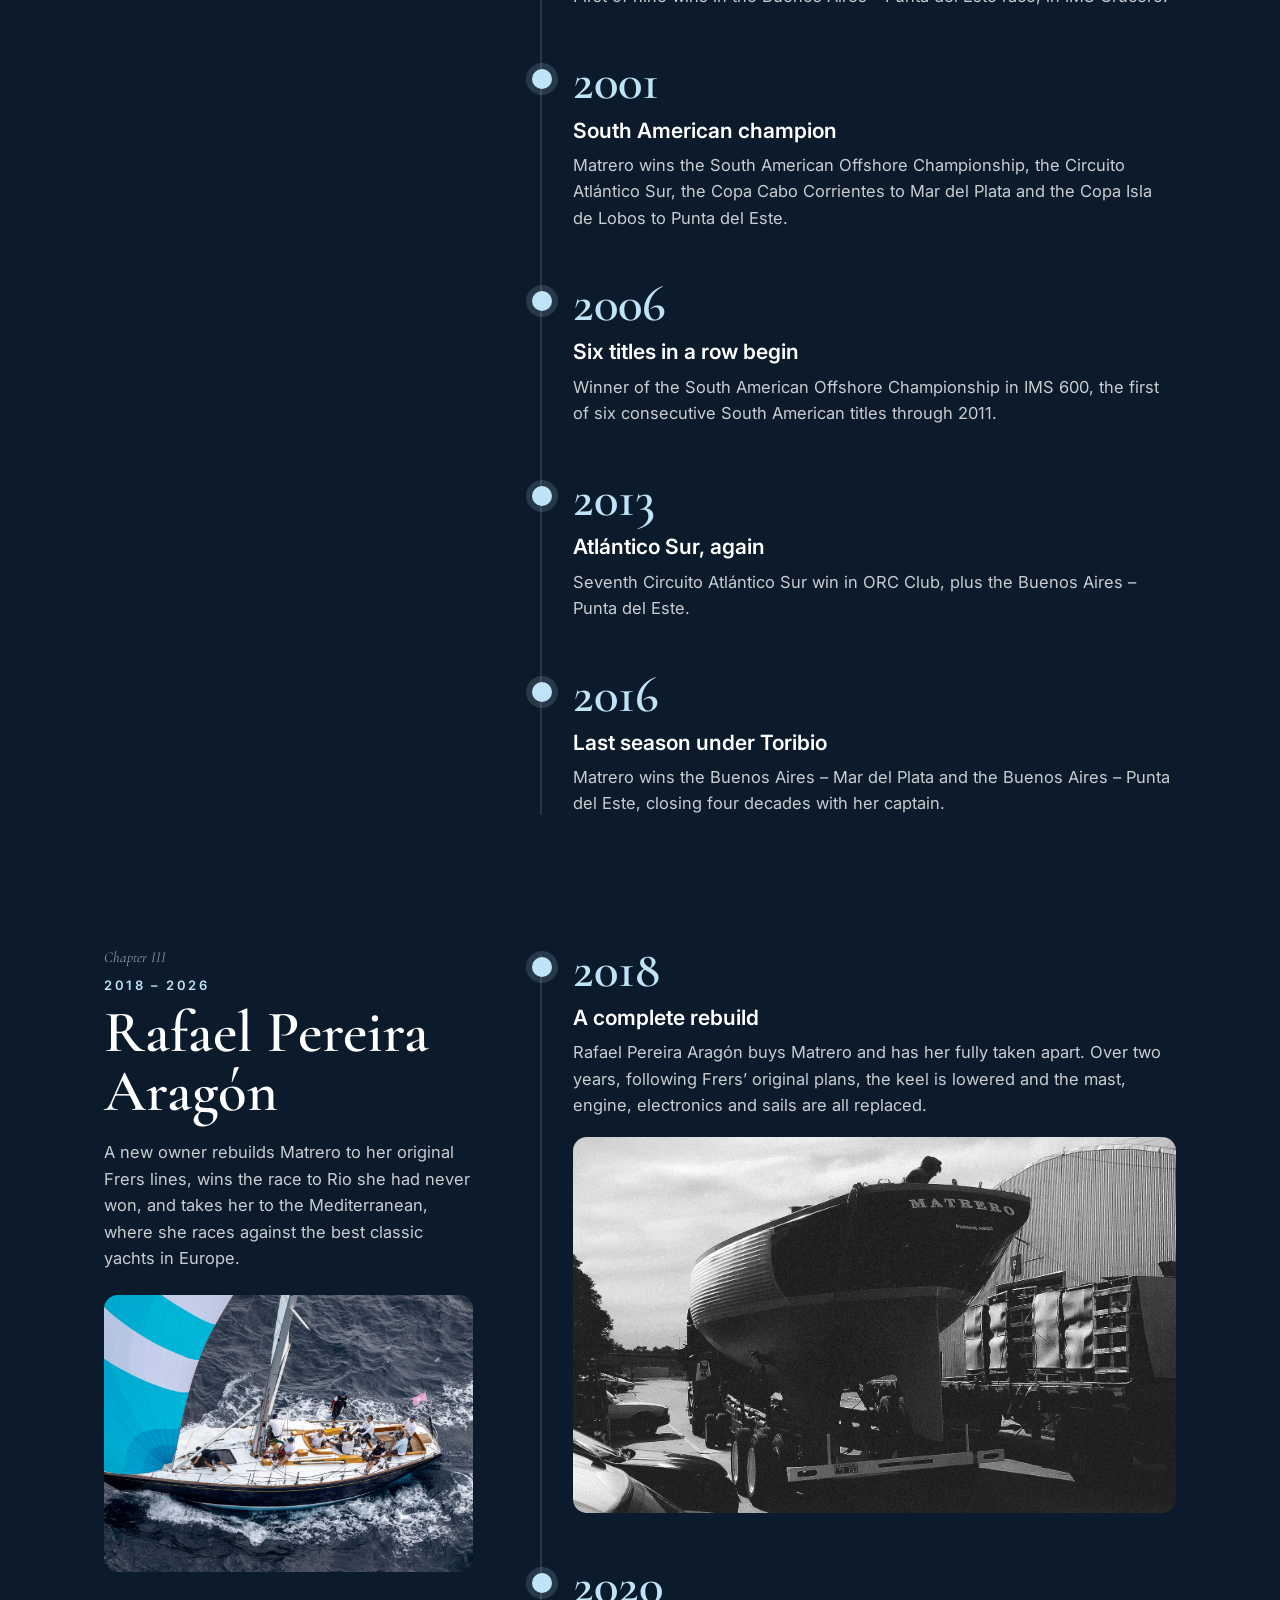
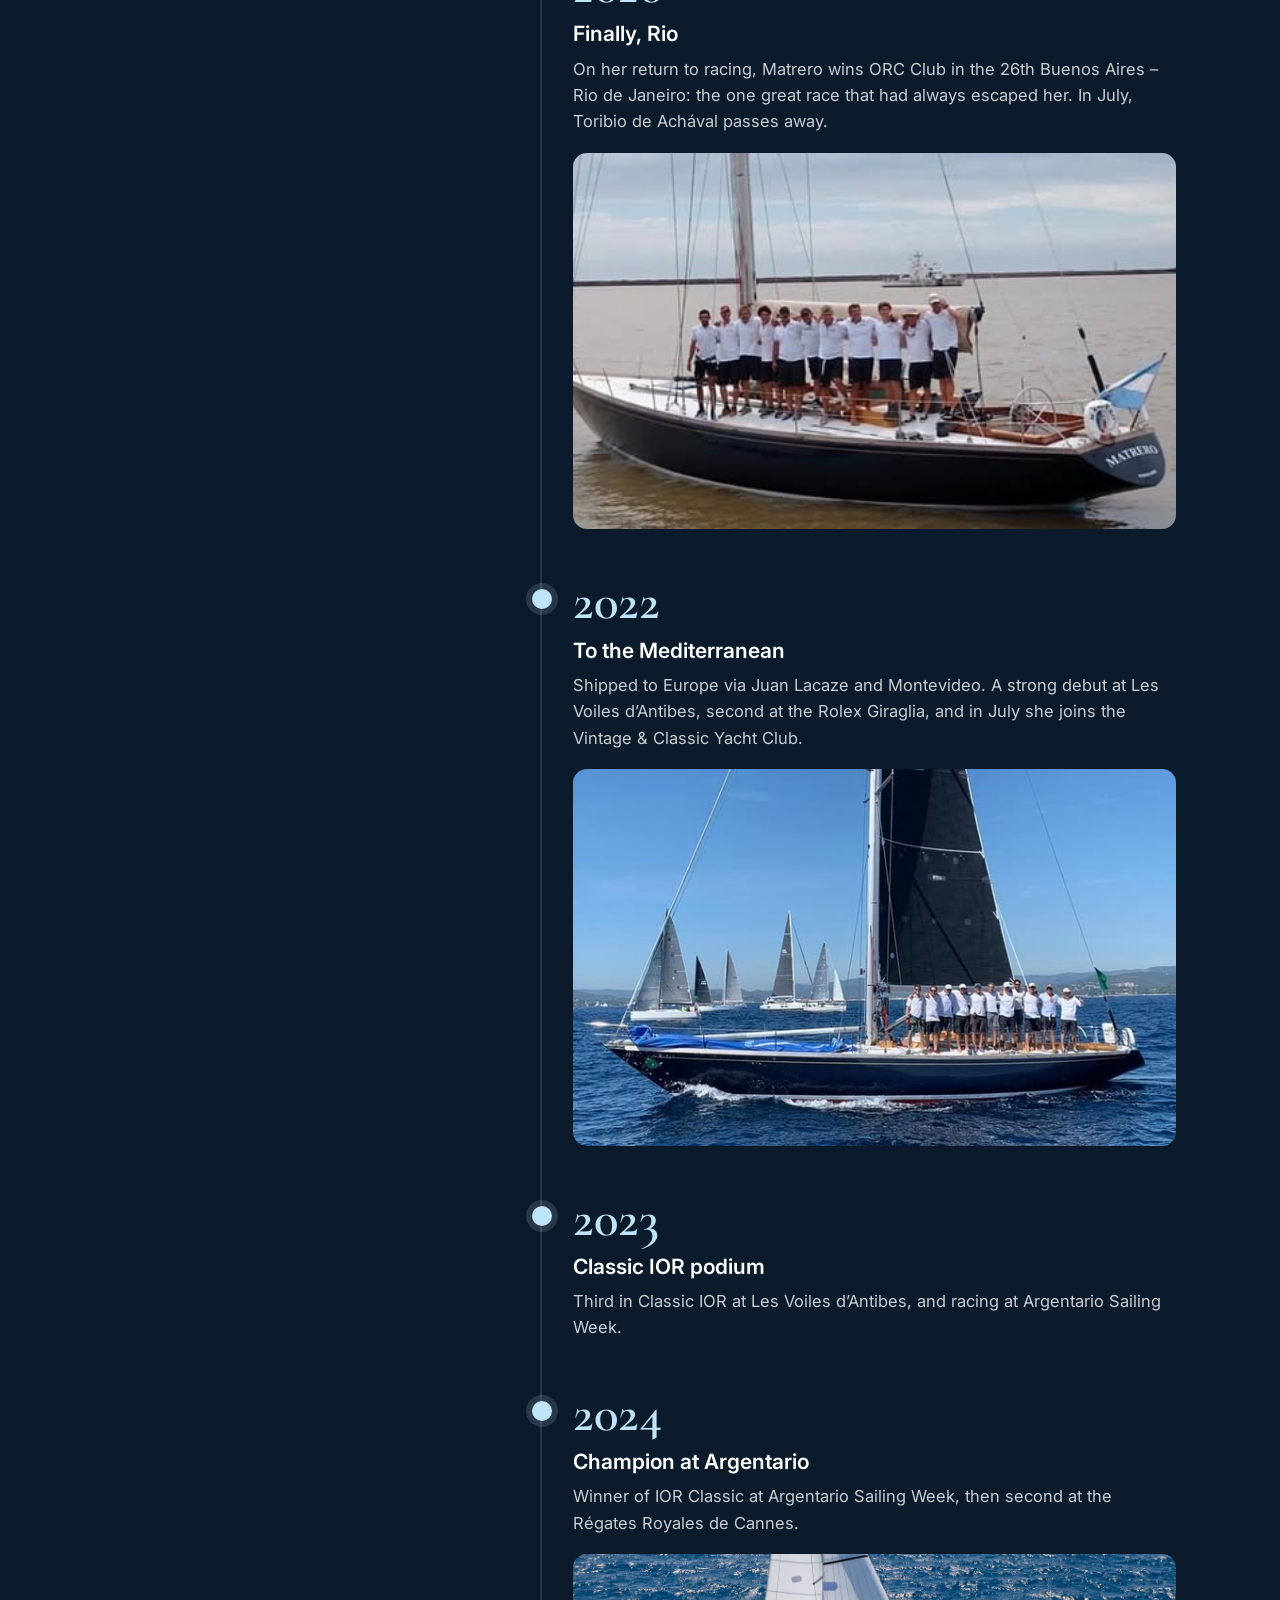
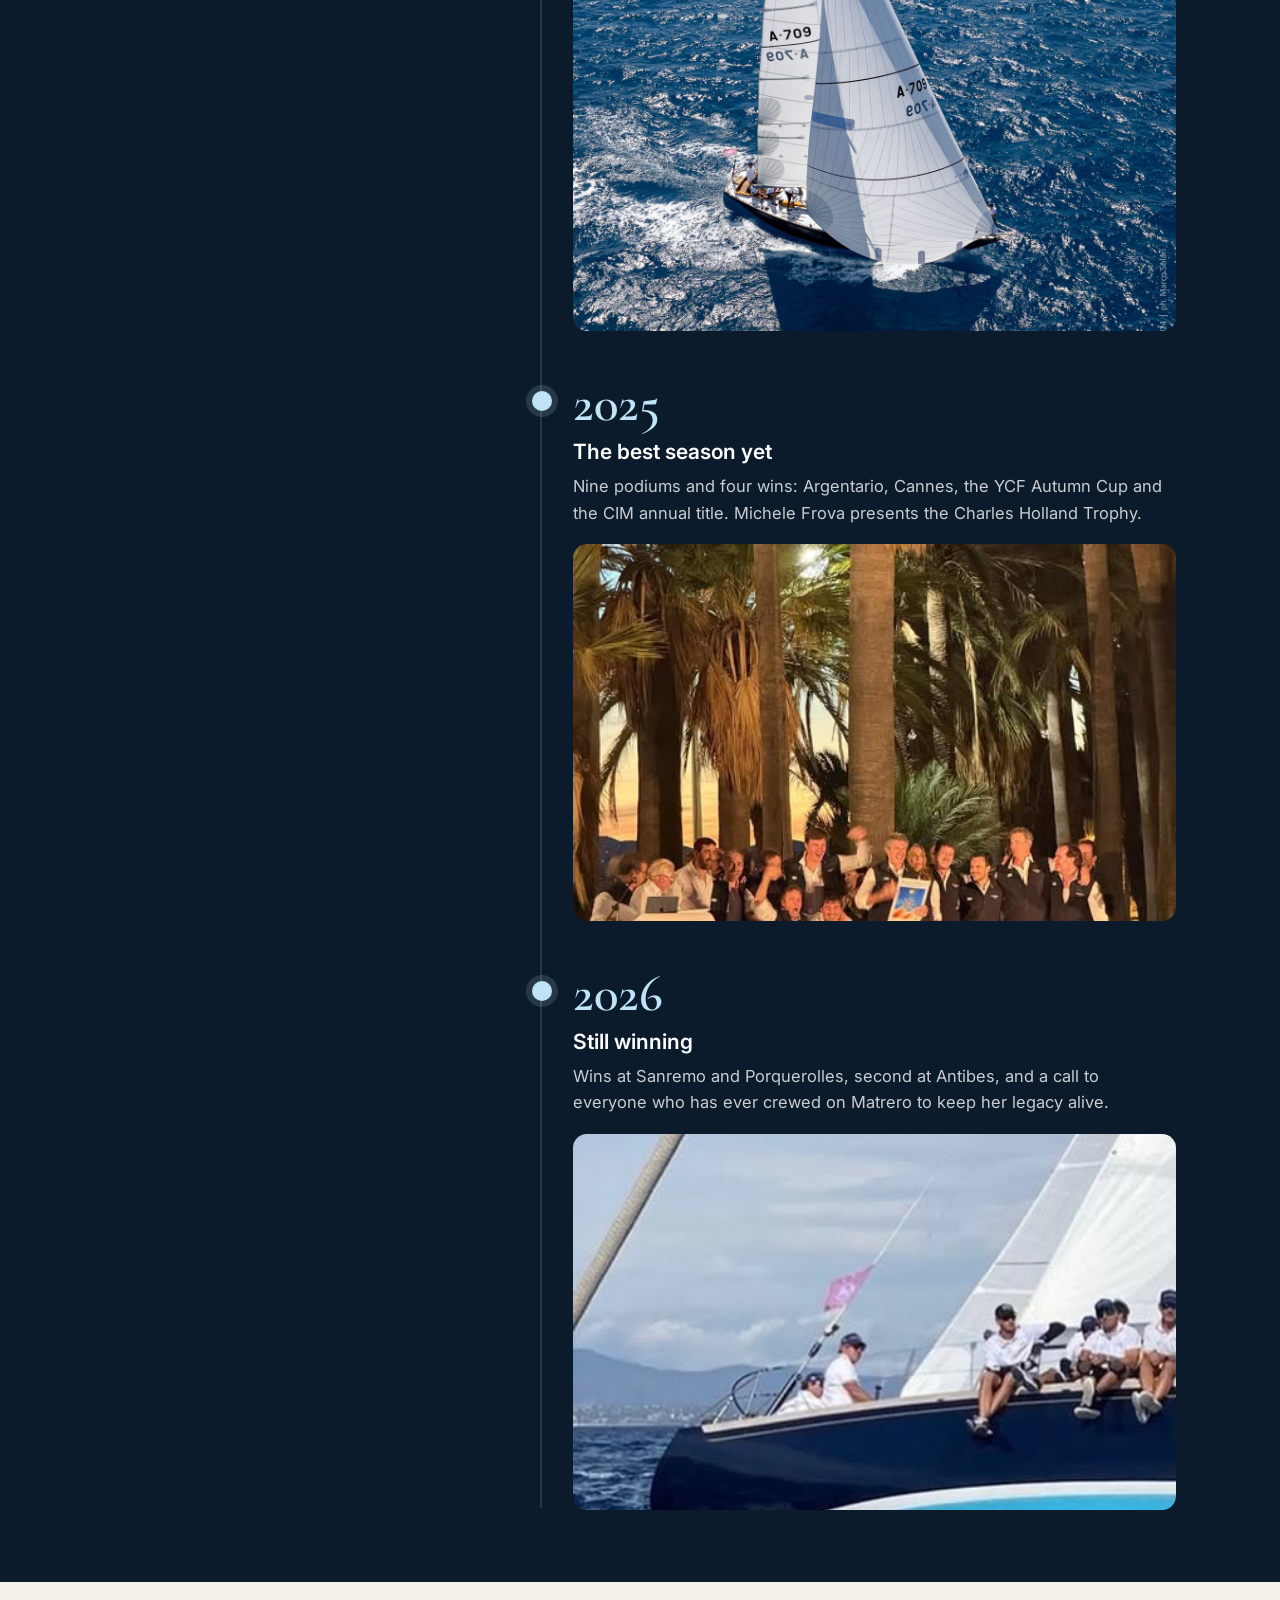
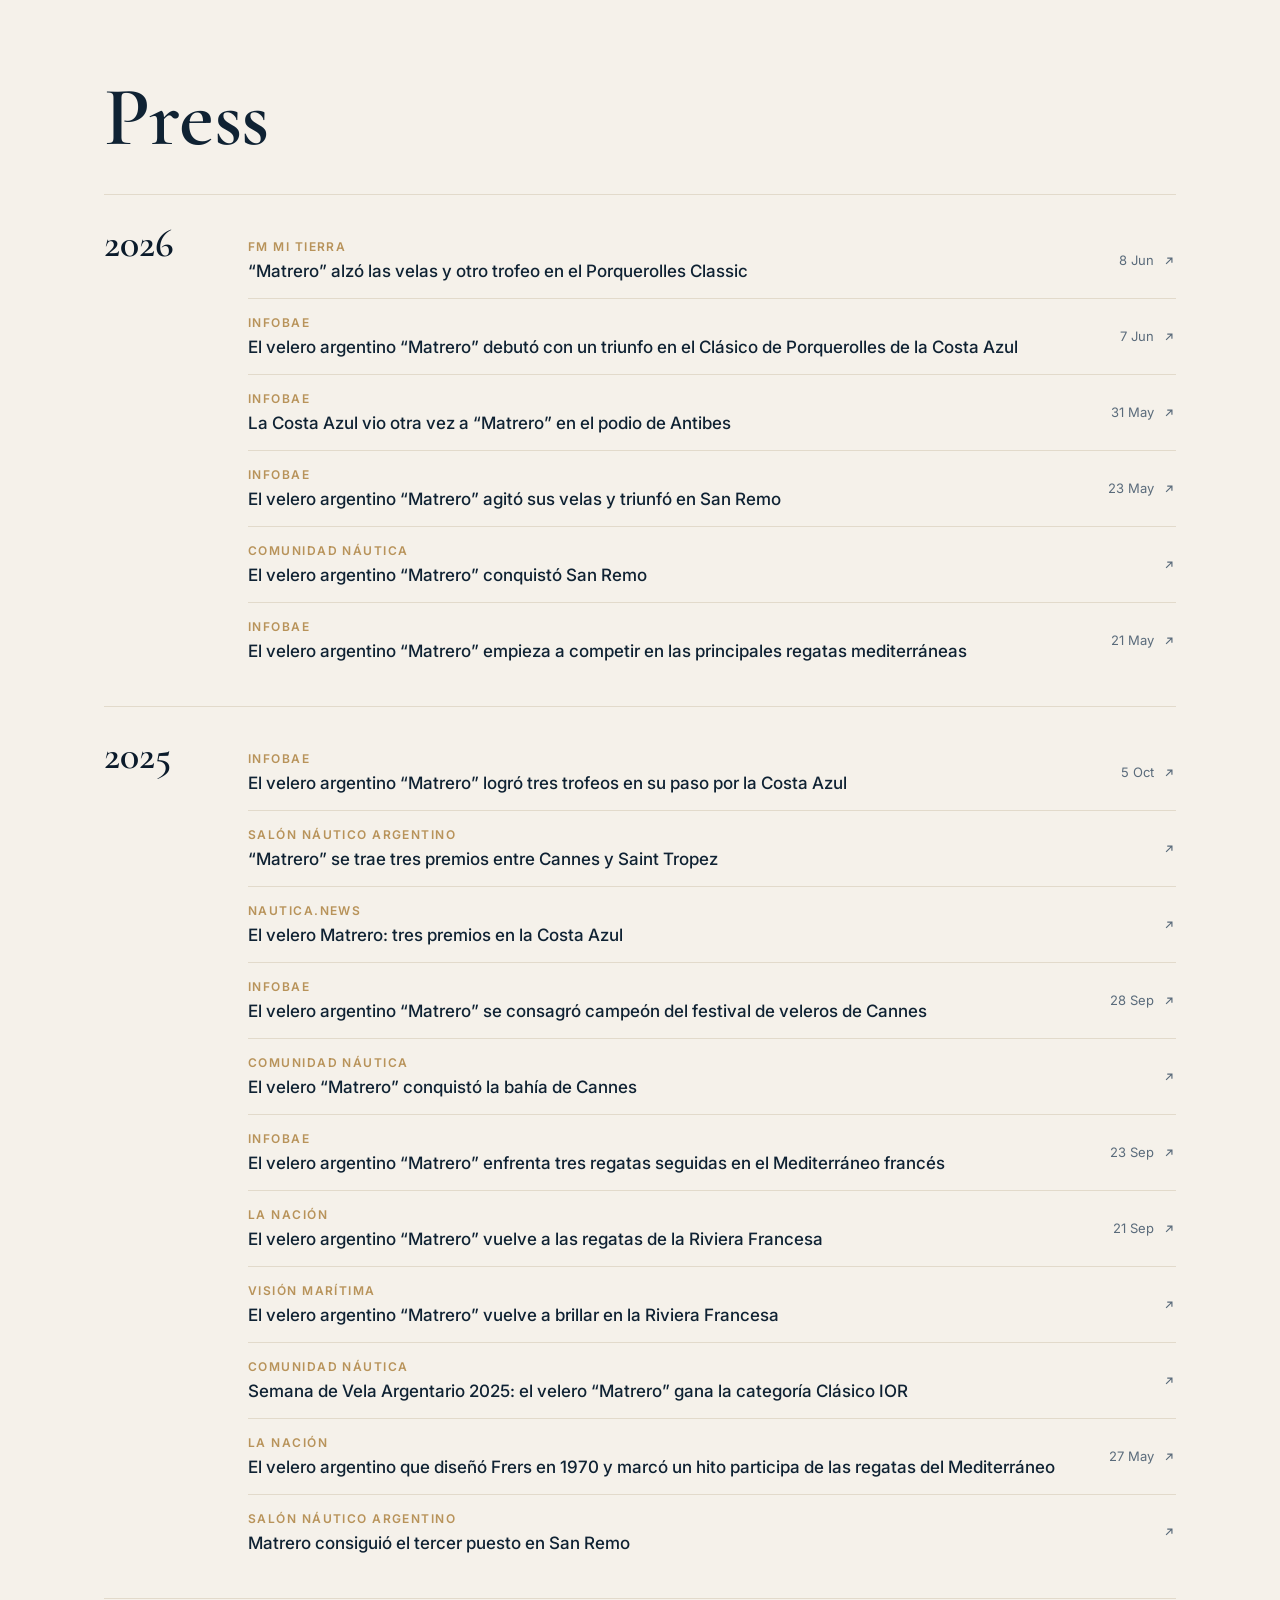
<file: matrero.html>
<!doctype html>
<html lang="en">
<head>
<meta charset="utf-8">
<meta name="viewport" content="width=device-width, initial-scale=1, viewport-fit=cover">
<title>Matrero – Matrero Sailing Team</title>
<meta name="description" content="Matrero, Germán Frers' first design (1970). Gallery, regatta results and history of the Matrero Sailing Team.">
<meta name="theme-color" content="#0B1B2B">
<link rel="preconnect" href="https://fonts.googleapis.com">
<link rel="preconnect" href="https://fonts.gstatic.com" crossorigin>
<link href="https://fonts.googleapis.com/css2?family=Cormorant+Garamond:ital,wght@0,500;0,600;1,500&amp;family=Inter:wght@400;500;600&amp;display=swap" rel="stylesheet">
<link rel="stylesheet" href="vendor/photoswipe/photoswipe.css">
<link rel="stylesheet" href="css/matrero.css">
</head>
<body>

<header class="top" id="top">
  <a class="brand" href="index.html">Matrero <em>Sailing Team</em></a>
  <nav class="menu" id="menu" aria-label="Main">
    <a href="index.html" data-t="home"></a>
    <a href="#gallery" data-t="gallery"></a>
    <a href="#results" data-t="regatta"></a>
    <a href="#history" data-t="history"></a>
    <a href="#press" data-t="press"></a>
    <a href="contact.html" data-t="contact"></a>
  </nav>
  <div class="top-right">
    <div class="lang" role="group" aria-label="Language">
      <button type="button" class="lang-btn" data-lang="en">EN</button>
      <button type="button" class="lang-btn" data-lang="es">ES</button>
    </div>
    <button type="button" class="burger" id="burger" aria-controls="menu" aria-expanded="false" data-t-aria="menu"><span></span><span></span></button>
  </div>
</header>

<section class="hero">
  <img class="hero-img" src="images/a1d174e771fbe25ae38864d4098132be.jpg" alt="Matrero sailing past the old town of Saint-Tropez, 2024">
  <div class="hero-shade"></div>
  <div class="hero-body wrap">
    <div class="hero-inner">
    <p class="eyebrow"><img class="flag" src="images/cnsi.svg" alt="" width="34" height="20">Club Náutico San Isidro · Argentina</p>
    <h1>Matrero</h1>
    <p class="hero-intro" data-t="intro"></p>
    </div>
  </div>
</section>
<div class="specbar"><div class="wrap">
    <dl class="specs">
      <div><dt data-t="sDesign"></dt><dd>Germán Frers, 1970</dd></div>
      <div><dt data-t="sLaunch"></dt><dd>1971</dd></div>
      <div><dt data-t="sLength"></dt><dd>15 m</dd></div>
      <div><dt data-t="sBeam"></dt><dd>4 m</dd></div>
      <div><dt data-t="sClass"></dt><dd>Classic IOR</dd></div>
      <div><dt data-t="sCrew"></dt><dd class="crew"><svg class="ico" aria-hidden="true" viewBox="0 0 24 24" fill="none" stroke="currentColor" stroke-width="1.8"><circle cx="12" cy="7.5" r="3.5"/><path d="M5 20.5c0-3.9 3.1-7 7-7s7 3.1 7 7"/></svg>10</dd></div>
      <div><dt data-t="sOwner"></dt><dd>Rafael Pereira Aragón</dd></div>
    </dl>
</div></div>

<section class="gallery" id="gallery">
  <div class="wrap">
    <div class="sec-head">
      <div>
        <h2 data-t="gallery"></h2>
      </div>
      <a class="ig" href="https://www.instagram.com/matrero.sailing/" target="_blank" rel="noopener">
        <svg aria-hidden="true" width="18" height="18" viewBox="0 0 24 24" fill="none" stroke="currentColor" stroke-width="1.8"><rect x="3" y="3" width="18" height="18" rx="5"/><circle cx="12" cy="12" r="4"/><circle cx="17.5" cy="6.5" r="1" fill="currentColor"/></svg>
        @matrero.sailing
      </a>
    </div>
    <div class="chips" id="g-filters" role="tablist"></div>
    <div class="jg" id="g-grid"></div>
    <div class="g-more"><button type="button" class="btn-ghost" id="g-more"></button></div>
  </div>
</section>

<section class="results" id="results">
  <div class="wrap">
    <div class="sec-head"><h2 data-t="regatta"></h2></div>
    <div class="rstats" id="r-stats"></div>
    <div class="ryears" id="r-years"></div>
    <div class="honours">
      <div class="honours-head">
        <h3 data-t="honoursTitle"></h3>
        <p data-t="honoursSub"></p>
      </div>
      <div class="hboard" id="r-honours"></div>
    </div>
  </div>
</section>

<section class="history" id="history">
  <div class="wrap">
    <div class="sec-head">
      <div>
        <p class="kicker" data-t="historyKicker"></p>
        <h2 data-t="history"></h2>
      </div>
    </div>
    <ol class="era-nav" id="era-nav"></ol>
  </div>
  <div id="timeline"></div>
</section>

<section class="press" id="press">
  <div class="wrap">
    <div class="sec-head"><h2 data-t="press"></h2></div>
    <div id="press-list"></div>
  </div>
</section>

<footer class="foot">
  <div class="wrap foot-in">
    <div>
      <div class="brand">Matrero <em>Sailing Team</em></div>
      <p class="foot-sub"><img class="flag" src="images/cnsi.svg" alt="" width="34" height="20">Club Náutico San Isidro · Argentina</p>
    </div>
    <div class="foot-links">
      <a href="https://www.instagram.com/matrero.sailing/" target="_blank" rel="noopener">Instagram</a>
      <a href="encounter.html">Encounter</a>
      <a href="contact.html" data-t="contact"></a>
    </div>
    <p class="foot-copy">© 2026 Matrero Sailing Team</p>
  </div>
</footer>

<script src="js/matrero-data.js"></script>
<script src="js/press.js"></script>
<script type="module" src="js/matrero.js"></script>
<script src="js/site.js"></script>
</body>
</html>
</file>
<file: css/mobile.css>
/* Mobile / iPhone readability overrides (inline styles need !important) */
html{-webkit-text-size-adjust:100%}
@media (max-width:700px){
  /* Header: logo + language on row 1, nav on row 2, compact */
  header{padding:14px 16px 10px!important;gap:6px 12px!important;align-items:center!important;
    background:linear-gradient(180deg,rgba(10,22,34,.92) 0%,rgba(10,22,34,.75) 70%,rgba(10,22,34,0) 100%)!important}
  header>a:first-child{font-size:21px!important}
  header>div{display:contents!important}
  header [role="group"]{order:2;font-size:11px!important}
  header .lang-btn{padding:8px 12px;min-width:40px}
  header nav{order:3;width:100%;flex-wrap:nowrap!important;justify-content:space-between;gap:0!important;
    font-size:12px!important;letter-spacing:.08em!important;overflow-x:auto;-webkit-overflow-scrolling:touch;scrollbar-width:none}
  header nav::-webkit-scrollbar{display:none}
  header nav>a,header nav .dd>a{padding:10px 6px!important;white-space:nowrap}
  header nav svg,.dd-menu{display:none!important}

  /* Home: boat panels — text in flow at the bottom, stronger shade */
  a.boat{height:auto!important;min-height:100svh;display:flex!important;flex-direction:column;justify-content:flex-end}
  a.boat>div:not(.reveal){background:linear-gradient(180deg,rgba(10,22,34,.35) 0%,rgba(10,22,34,.2) 30%,rgba(10,22,34,.85) 62%,#0A1622 100%)!important}
  a.boat .reveal{position:relative!important;left:auto!important;right:auto!important;bottom:auto!important;
    padding:150px 20px 64px;gap:14px!important}
  a.boat h1,a.boat h2{font-size:clamp(64px,19vw,96px)!important}
  .boat-img{transform:none!important}

  /* Matrero hero: content in flow under the header */
  section[style*="height: 760px"]{height:auto!important;min-height:100svh;display:flex;flex-direction:column;justify-content:flex-end}
  section[style*="height: 760px"]>div:not([style*="inset"]){position:relative!important;left:auto!important;right:auto!important;bottom:auto!important;
    padding:170px 20px 40px;gap:22px!important}
  section[style*="height: 760px"]>div[style*="inset"]{background:linear-gradient(180deg,rgba(10,22,34,.45) 0%,rgba(10,22,34,.55) 35%,rgba(10,22,34,.92) 70%,#0A1622 100%)!important}
  section[style*="height: 760px"] h1{font-size:clamp(64px,19vw,96px)!important}

  /* Shared type tweaks */
  [style*="letter-spacing: 0.22em"]{letter-spacing:.14em!important;line-height:1.5}
  p{font-size:17px!important;line-height:1.6!important}
  h2[style*="font-size: 72px"]{font-size:52px!important}
  section[style*="padding: 96px"],section[style*="padding: 112px"]{padding-top:64px!important;padding-bottom:64px!important}
  section[style*="padding: 120px 0"]{padding-top:72px!important}

  /* Gallery slideshow: fit the photo instead of a tall black box */
  div[style*="height: 620px"]{height:auto!important;aspect-ratio:4/3}
  #prev,#next{width:44px!important;height:44px!important}
  #prev{left:8px!important}#next{right:8px!important}

  /* Section sub-nav */
  nav[aria-label="Matrero"]{gap:0!important;padding:4px 8px!important;font-size:12px!important;letter-spacing:.1em!important;flex-wrap:nowrap!important}
  nav[aria-label="Matrero"] a{padding:12px 12px!important}
}
</file>
<file: vendor/photoswipe/photoswipe.css>
/*! PhotoSwipe main CSS by Dmytro Semenov | photoswipe.com */

.pswp {
  --pswp-bg: #000;
  --pswp-placeholder-bg: #222;
  

  --pswp-root-z-index: 100000;
  
  --pswp-preloader-color: rgba(79, 79, 79, 0.4);
  --pswp-preloader-color-secondary: rgba(255, 255, 255, 0.9);
  
  /* defined via js:
  --pswp-transition-duration: 333ms; */
  
  --pswp-icon-color: #fff;
  --pswp-icon-color-secondary: #4f4f4f;
  --pswp-icon-stroke-color: #4f4f4f;
  --pswp-icon-stroke-width: 2px;

  --pswp-error-text-color: var(--pswp-icon-color);
}


/*
	Styles for basic PhotoSwipe (pswp) functionality (sliding area, open/close transitions)
*/

.pswp {
	position: fixed;
	top: 0;
	left: 0;
	width: 100%;
	height: 100%;
	z-index: var(--pswp-root-z-index);
	display: none;
	touch-action: none;
	outline: 0;
	opacity: 0.003;
	contain: layout style size;
	-webkit-tap-highlight-color: rgba(0, 0, 0, 0);
}

/* Prevents focus outline on the root element,
  (it may be focused initially) */
.pswp:focus {
  outline: 0;
}

.pswp * {
  box-sizing: border-box;
}

.pswp img {
  max-width: none;
}

.pswp--open {
	display: block;
}

.pswp,
.pswp__bg {
	transform: translateZ(0);
	will-change: opacity;
}

.pswp__bg {
  opacity: 0.005;
	background: var(--pswp-bg);
}

.pswp,
.pswp__scroll-wrap {
	overflow: hidden;
}

.pswp__scroll-wrap,
.pswp__bg,
.pswp__container,
.pswp__item,
.pswp__content,
.pswp__img,
.pswp__zoom-wrap {
	position: absolute;
	top: 0;
	left: 0;
	width: 100%;
	height: 100%;
}

.pswp__img,
.pswp__zoom-wrap {
	width: auto;
	height: auto;
}

.pswp--click-to-zoom.pswp--zoom-allowed .pswp__img {
	cursor: -webkit-zoom-in;
	cursor: -moz-zoom-in;
	cursor: zoom-in;
}

.pswp--click-to-zoom.pswp--zoomed-in .pswp__img {
	cursor: move;
	cursor: -webkit-grab;
	cursor: -moz-grab;
	cursor: grab;
}

.pswp--click-to-zoom.pswp--zoomed-in .pswp__img:active {
  cursor: -webkit-grabbing;
  cursor: -moz-grabbing;
  cursor: grabbing;
}

/* :active to override grabbing cursor */
.pswp--no-mouse-drag.pswp--zoomed-in .pswp__img,
.pswp--no-mouse-drag.pswp--zoomed-in .pswp__img:active,
.pswp__img {
	cursor: -webkit-zoom-out;
	cursor: -moz-zoom-out;
	cursor: zoom-out;
}


/* Prevent selection and tap highlights */
.pswp__container,
.pswp__img,
.pswp__button,
.pswp__counter {
	-webkit-user-select: none;
	-moz-user-select: none;
	-ms-user-select: none;
	user-select: none;
}

.pswp__item {
	/* z-index for fade transition */
	z-index: 1;
	overflow: hidden;
}

.pswp__hidden {
	display: none !important;
}

/* Allow to click through pswp__content element, but not its children */
.pswp__content {
  pointer-events: none;
}
.pswp__content > * {
  pointer-events: auto;
}


/*

  PhotoSwipe UI

*/

/*
	Error message appears when image is not loaded
	(JS option errorMsg controls markup)
*/
.pswp__error-msg-container {
  display: grid;
}
.pswp__error-msg {
	margin: auto;
	font-size: 1em;
	line-height: 1;
	color: var(--pswp-error-text-color);
}

/*
class pswp__hide-on-close is applied to elements that
should hide (for example fade out) when PhotoSwipe is closed
and show (for example fade in) when PhotoSwipe is opened
 */
.pswp .pswp__hide-on-close {
	opacity: 0.005;
	will-change: opacity;
	transition: opacity var(--pswp-transition-duration) cubic-bezier(0.4, 0, 0.22, 1);
	z-index: 10; /* always overlap slide content */
	pointer-events: none; /* hidden elements should not be clickable */
}

/* class pswp--ui-visible is added when opening or closing transition starts */
.pswp--ui-visible .pswp__hide-on-close {
	opacity: 1;
	pointer-events: auto;
}

/* <button> styles, including css reset */
.pswp__button {
	position: relative;
	display: block;
	width: 50px;
	height: 60px;
	padding: 0;
	margin: 0;
	overflow: hidden;
	cursor: pointer;
	background: none;
	border: 0;
	box-shadow: none;
	opacity: 0.85;
	-webkit-appearance: none;
	-webkit-touch-callout: none;
}

.pswp__button:hover,
.pswp__button:active,
.pswp__button:focus {
  transition: none;
  padding: 0;
  background: none;
  border: 0;
  box-shadow: none;
  opacity: 1;
}

.pswp__button:disabled {
  opacity: 0.3;
  cursor: auto;
}

.pswp__icn {
  fill: var(--pswp-icon-color);
  color: var(--pswp-icon-color-secondary);
}

.pswp__icn {
  position: absolute;
  top: 14px;
  left: 9px;
  width: 32px;
  height: 32px;
  overflow: hidden;
  pointer-events: none;
}

.pswp__icn-shadow {
  stroke: var(--pswp-icon-stroke-color);
  stroke-width: var(--pswp-icon-stroke-width);
  fill: none;
}

.pswp__icn:focus {
	outline: 0;
}

/*
	div element that matches size of large image,
	large image loads on top of it,
	used when msrc is not provided
*/
div.pswp__img--placeholder,
.pswp__img--with-bg {
	background: var(--pswp-placeholder-bg);
}

.pswp__top-bar {
	position: absolute;
	left: 0;
	top: 0;
	width: 100%;
	height: 60px;
	display: flex;
  flex-direction: row;
  justify-content: flex-end;
	z-index: 10;

	/* allow events to pass through top bar itself */
	pointer-events: none !important;
}
.pswp__top-bar > * {
  pointer-events: auto;
  /* this makes transition significantly more smooth,
     even though inner elements are not animated */
  will-change: opacity;
}


/*

  Close button

*/
.pswp__button--close {
  margin-right: 6px;
}


/*

  Arrow buttons

*/
.pswp__button--arrow {
  position: absolute;
  top: 0;
  width: 75px;
  height: 100px;
  top: 50%;
  margin-top: -50px;
}

.pswp__button--arrow:disabled {
  display: none;
  cursor: default;
}

.pswp__button--arrow .pswp__icn {
  top: 50%;
  margin-top: -30px;
  width: 60px;
  height: 60px;
  background: none;
  border-radius: 0;
}

.pswp--one-slide .pswp__button--arrow {
  display: none;
}

/* hide arrows on touch screens */
.pswp--touch .pswp__button--arrow {
  visibility: hidden;
}

/* show arrows only after mouse was used */
.pswp--has_mouse .pswp__button--arrow {
  visibility: visible;
}

.pswp__button--arrow--prev {
  right: auto;
  left: 0px;
}

.pswp__button--arrow--next {
  right: 0px;
}
.pswp__button--arrow--next .pswp__icn {
  left: auto;
  right: 14px;
  /* flip horizontally */
  transform: scale(-1, 1);
}

/*

  Zoom button

*/
.pswp__button--zoom {
  display: none;
}

.pswp--zoom-allowed .pswp__button--zoom {
  display: block;
}

/* "+" => "-" */
.pswp--zoomed-in .pswp__zoom-icn-bar-v {
  display: none;
}


/*

  Loading indicator

*/
.pswp__preloader {
  position: relative;
  overflow: hidden;
  width: 50px;
  height: 60px;
  margin-right: auto;
}

.pswp__preloader .pswp__icn {
  opacity: 0;
  transition: opacity 0.2s linear;
  animation: pswp-clockwise 600ms linear infinite;
}

.pswp__preloader--active .pswp__icn {
  opacity: 0.85;
}

@keyframes pswp-clockwise {
  0% { transform: rotate(0deg); }
  100% { transform: rotate(360deg); }
}


/*

  "1 of 10" counter

*/
.pswp__counter {
  height: 30px;
  margin-top: 15px;
  margin-inline-start: 20px;
  font-size: 14px;
  line-height: 30px;
  color: var(--pswp-icon-color);
  text-shadow: 1px 1px 3px var(--pswp-icon-color-secondary);
  opacity: 0.85;
}

.pswp--one-slide .pswp__counter {
  display: none;
}
</file>
<file: css/matrero.css>
:root{
  --navy:#0B1B2B; --navy-2:#11263A; --ink:#0F2233; --muted:#5A6B7B;
  --sand:#F5F1EA; --sand-2:#ECE5D8; --line:#E2DACB; --sky:#BFE3F7;
  --brass:#B8935A; --gold:#C9A44C; --silver:#AEB8C2; --bronze:#B07A52;
  --serif:'Cormorant Garamond',Georgia,serif; --sans:Inter,system-ui,-apple-system,sans-serif;
  --r:14px; --gut:clamp(18px,5vw,72px);
}
*{box-sizing:border-box}
html{scroll-behavior:smooth;-webkit-text-size-adjust:100%}
body{margin:0;background:var(--sand);color:var(--ink);font-family:var(--sans);font-size:17px;line-height:1.6;-webkit-font-smoothing:antialiased}
img{max-width:100%;display:block}
a{color:inherit}
h1,h2,h3,h4{margin:0}
.wrap{max-width:1200px;margin:0 auto;padding:0 var(--gut)}
section[id]{scroll-margin-top:64px}

/* ---------- header ---------- */
.top{position:fixed;inset:0 0 auto;z-index:50;display:flex;align-items:center;gap:24px;
  padding:calc(14px + env(safe-area-inset-top)) var(--gut) 14px;color:#fff;transition:background .35s,box-shadow .35s,padding .35s}
.top.solid{background:rgba(11,27,43,.94);-webkit-backdrop-filter:blur(12px);backdrop-filter:blur(12px);box-shadow:0 1px 0 rgba(255,255,255,.08)}
.brand{font-family:var(--serif);font-size:24px;font-weight:600;letter-spacing:.02em;text-decoration:none;white-space:nowrap;line-height:1}
.brand em{font-style:italic;font-weight:500;opacity:.8}
.menu{display:flex;gap:4px;margin-left:auto;font-size:13px;font-weight:500;letter-spacing:.12em;text-transform:uppercase}
.menu a{padding:10px 12px;text-decoration:none;border-radius:999px;transition:background .2s}
.menu a:hover{background:rgba(255,255,255,.12)}
.top-right{display:flex;align-items:center;gap:10px}
.lang{display:flex;border:1px solid rgba(255,255,255,.35);border-radius:999px;overflow:hidden;font-size:11px;font-weight:600;letter-spacing:.1em}
.lang-btn{padding:8px 12px;min-width:40px;border:0;background:transparent;color:#fff;font:inherit;letter-spacing:inherit;cursor:pointer}
.lang-btn[aria-pressed="true"]{background:#fff;color:var(--navy)}
.burger{display:none;width:44px;height:44px;border:0;background:transparent;color:#fff;cursor:pointer;position:relative}
.burger span{position:absolute;left:12px;right:12px;height:1.5px;background:currentColor;transition:transform .3s,top .3s}
.burger span:first-child{top:17px}.burger span:last-child{top:26px}
.menu-open .burger span:first-child{top:21px;transform:rotate(45deg)}
.menu-open .burger span:last-child{top:21px;transform:rotate(-45deg)}

/* ---------- hero ---------- */
.hero{position:relative;min-height:calc(100svh - 108px);display:flex;align-items:flex-end;color:#fff;background:var(--navy);overflow:hidden}
.hero-img{position:absolute;inset:0;width:100%;height:100%;object-fit:cover;object-position:50% 100%}
.hero-shade{position:absolute;inset:0;background:linear-gradient(180deg,rgba(11,27,43,.5) 0%,rgba(11,27,43,0) 18%),linear-gradient(90deg,rgba(11,27,43,0) 40%,rgba(11,27,43,.6) 100%)}
.hero-inner{text-shadow:0 1px 12px rgba(11,27,43,.55)}
.hero{align-items:flex-start}
.hero-inner{margin-left:auto;width:min(600px,52%)}
.hero-body{position:relative;width:100%;padding-top:clamp(110px,16vh,180px);padding-bottom:56px}
.eyebrow{margin:0 0 14px;font-size:13px;font-weight:600;letter-spacing:.2em;text-transform:uppercase;color:var(--sky)}
.hero h1{font-family:var(--serif);font-weight:600;font-size:clamp(80px,9vw,150px);line-height:.88}
.hero-intro{max-width:600px;margin:18px 0 0;font-size:18px;color:rgba(255,255,255,.88)}
.specbar{background:var(--navy);color:#fff;border-top:1px solid rgba(255,255,255,.1)}
.specs{margin:0;padding:26px 0 28px;display:flex;flex-wrap:wrap;justify-content:space-between;gap:18px 36px}
.specs dd{white-space:nowrap}
.specs dt{font-size:11px;letter-spacing:.18em;text-transform:uppercase;color:var(--sky)}
.specs dd{margin:6px 0 0;font-size:17px;font-weight:500}
.specs .crew{display:flex;align-items:center;gap:6px}
.ico{width:18px;height:18px;flex:none}

/* ---------- section heads ---------- */
.sec-head{display:flex;flex-wrap:wrap;align-items:flex-end;justify-content:space-between;gap:16px;margin-bottom:36px}
.kicker{margin:0 0 6px;font-size:12px;font-weight:600;letter-spacing:.2em;text-transform:uppercase;color:var(--brass)}
.sec-head h2{font-family:var(--serif);font-weight:600;font-size:clamp(48px,7vw,84px);line-height:.95}

/* ---------- chips ---------- */
.chips,.seasons{display:flex;gap:8px;overflow-x:auto;scrollbar-width:none;-webkit-overflow-scrolling:touch;margin:0 calc(-1*var(--gut)) 24px;padding:2px var(--gut)}
.chips::-webkit-scrollbar,.seasons::-webkit-scrollbar{display:none}
.chip{flex:none;padding:9px 16px;border-radius:999px;border:1px solid var(--line);background:#fff;color:var(--ink);font:500 14px var(--sans);cursor:pointer;white-space:nowrap;transition:all .2s}
.chip:hover{border-color:var(--ink)}
.chip[aria-selected="true"]{background:var(--navy);border-color:var(--navy);color:#fff}
.chip small{opacity:.6;margin-left:6px;font-weight:400}

/* ---------- gallery (justified grid + PhotoSwipe) ---------- */
.gallery{padding:96px 0 80px}
.jg{--rh:240px;display:flex;flex-wrap:wrap;gap:8px}
.jg::after{content:"";flex-grow:999999}
.jg a{position:relative;display:block;overflow:hidden;border-radius:10px;background:var(--sand-2);cursor:zoom-in}
.jg a i{display:block}
.jg img{position:absolute;inset:0;width:100%;height:100%;object-fit:cover;transition:transform .6s cubic-bezier(.2,.7,.2,1),filter .3s}
.jg a::after{content:attr(data-cap);position:absolute;left:0;right:0;bottom:0;padding:28px 12px 10px;font-size:13px;color:#fff;
  background:linear-gradient(180deg,transparent,rgba(11,27,43,.75));opacity:0;transition:opacity .3s}
.jg a:hover img{transform:scale(1.04)}
.jg a:hover::after{opacity:1}
.g-more{display:flex;justify-content:center;margin-top:28px}
.btn-ghost{padding:13px 26px;border-radius:999px;border:1px solid var(--ink);background:transparent;color:var(--ink);font:600 13px var(--sans);letter-spacing:.12em;text-transform:uppercase;cursor:pointer}
.btn-ghost:hover{background:var(--ink);color:#fff}
.ig{display:inline-flex;align-items:center;gap:8px;padding:10px 16px;border-radius:999px;background:#fff;border:1px solid var(--line);font-size:14px;font-weight:500;text-decoration:none}
.pswp__custom-caption{position:absolute;left:50%;bottom:16px;transform:translateX(-50%);max-width:calc(100% - 32px);padding:8px 14px;border-radius:999px;
  background:rgba(11,27,43,.7);color:#fff;font:14px var(--sans);text-align:center}
.pswp{--pswp-bg:#07121D}

/* ---------- results ---------- */
.results{background:#fff;padding:96px 0}
.rstats{display:grid;grid-template-columns:repeat(6,1fr);border:1px solid var(--line);border-radius:var(--r);margin-bottom:64px;background:var(--sand)}
.rstat{padding:20px 22px;border-left:1px solid var(--line)}
.rstat:first-child{border-left:0}
.rstat b{display:flex;align-items:center;gap:10px;font-family:var(--serif);font-size:44px;font-weight:600;line-height:1}
.rstat span{display:block;margin-top:8px;font-size:13px;color:var(--muted)}
.medal{width:14px;height:14px;border-radius:50%;flex:none;box-shadow:inset 0 -2px 0 rgba(0,0,0,.15)}
.m1{background:var(--gold)}.m2{background:var(--silver)}.m3{background:var(--bronze)}
.ryears{display:flex;flex-direction:column;border-left:2px solid var(--line);margin-left:6px;padding-left:clamp(22px,4vw,44px)}
.ryear{position:relative;padding-bottom:48px}
.ryear::before{content:"";position:absolute;left:calc(-1*clamp(22px,4vw,44px) - 8px);top:14px;width:14px;height:14px;border-radius:50%;background:#fff;border:2px solid var(--navy)}
.ryear h3{font-family:var(--serif);font-weight:600;font-size:44px;line-height:1;margin-bottom:20px;color:var(--navy)}
.rrow{display:flex;gap:24px;align-items:center;padding:16px 0;border-top:1px solid var(--line)}
.rrow:first-of-type{border-top:0;padding-top:0}
.rimg{flex:none;width:200px;aspect-ratio:4/3;border-radius:10px;overflow:hidden;background:var(--sand-2)}
.rimg img{width:100%;height:100%;object-fit:cover}
.rtxt{min-width:0;display:flex;flex-direction:column;gap:6px}
.rmeta{display:flex;flex-wrap:wrap;align-items:center;gap:10px}
.pill{display:inline-flex;align-items:center;gap:6px;padding:4px 11px;border-radius:999px;font-size:13px;font-weight:600;background:var(--sand);border:1px solid var(--line);white-space:nowrap}
.pill .medal{width:10px;height:10px}
.rwhen{font-size:12px;font-weight:600;letter-spacing:.12em;text-transform:uppercase;color:var(--muted)}
.rtxt h4{font-size:21px;font-weight:600;line-height:1.3}
.rtxt p{margin:0;font-size:15.5px;line-height:1.55;color:var(--muted);max-width:640px}
.honours{margin-top:88px;padding-top:48px;border-top:1px solid var(--line)}
.honours-head{display:flex;flex-wrap:wrap;align-items:baseline;justify-content:space-between;gap:8px 24px;margin-bottom:24px}
.honours-head h3{font-family:var(--serif);font-weight:600;font-size:clamp(34px,4vw,48px);line-height:1}
.honours-head p{margin:0;color:var(--muted);font-size:15px}
.hboard{display:grid;grid-template-columns:repeat(auto-fill,minmax(320px,1fr));gap:16px}
.hrow{display:flex;gap:18px;padding:20px;border-radius:var(--r);background:var(--sand);border:1px solid var(--line)}
.hcount{flex:none;width:64px;height:64px;border-radius:50%;display:flex;align-items:center;justify-content:center;background:var(--navy);color:#fff;font-family:var(--serif);font-size:30px;font-weight:600;line-height:1}
.hcount small{font-size:15px;margin-right:1px;opacity:.7}
.hrow h4{font-size:17px;font-weight:600;line-height:1.3}
.hrow .hcls{margin:2px 0 10px;font-size:13px;color:var(--muted)}
.hyears{display:flex;flex-wrap:wrap;gap:6px}
.hyears span{padding:3px 9px;border-radius:999px;background:#fff;border:1px solid var(--line);font-size:12.5px;font-weight:500;font-variant-numeric:tabular-nums}

/* ---------- history / timeline ---------- */
.history{background:var(--navy);color:#fff;padding:96px 0 40px}
.history .kicker{color:var(--sky)}
.era-nav{list-style:none;margin:8px 0 0;padding:0;display:grid;grid-template-columns:repeat(3,1fr);gap:12px}
.era-nav a{display:block;height:100%;padding:16px 18px;border-radius:var(--r);border:1px solid rgba(255,255,255,.14);text-decoration:none;transition:background .2s,border-color .2s}
.era-nav a:hover,.era-nav a.on{background:rgba(255,255,255,.07);border-color:rgba(191,227,247,.5)}
.era-nav small{display:block;font-size:12px;letter-spacing:.14em;color:var(--sky)}
.era-nav b{display:block;margin-top:4px;font-family:var(--serif);font-size:22px;font-weight:600;line-height:1.15}

.era{position:relative;max-width:1200px;margin:0 auto;padding:96px var(--gut) 24px;display:grid;grid-template-columns:minmax(0,4fr) minmax(0,7fr);gap:56px}
.era-side{position:relative}
.era-stick{position:sticky;top:96px}
.era-span{font-size:13px;font-weight:600;letter-spacing:.2em;color:var(--sky)}
.era-num{font-family:var(--serif);font-size:15px;font-style:italic;color:rgba(255,255,255,.55);margin-bottom:6px}
.era-side h3{margin-top:8px;font-family:var(--serif);font-weight:600;font-size:clamp(40px,4.6vw,60px);line-height:1}
.era-side p{margin:18px 0 0;color:rgba(255,255,255,.78);font-size:16.5px}
.era-side img{margin-top:24px;width:100%;aspect-ratio:4/3;object-fit:cover;border-radius:var(--r)}

.tl{position:relative;list-style:none;margin:0;padding:0 0 0 44px}
.tl::before{content:"";position:absolute;left:11px;top:10px;bottom:10px;width:2px;background:rgba(255,255,255,.12)}
.tl-fill{position:absolute;left:11px;top:10px;width:2px;height:0;background:linear-gradient(180deg,var(--sky),var(--brass));border-radius:2px}
.tl li{position:relative;padding-bottom:48px}
.tl li:last-child{padding-bottom:8px}
.tl li::before{content:"";position:absolute;left:-41px;top:12px;width:16px;height:16px;border-radius:50%;background:var(--navy);border:2px solid rgba(255,255,255,.35);transition:all .4s}
.tl li.seen::before{border-color:var(--sky);background:var(--sky);box-shadow:0 0 0 6px rgba(191,227,247,.15)}
.tl-year{font-family:var(--serif);font-size:clamp(40px,4vw,54px);font-weight:600;line-height:1;color:var(--sky)}
.tl h4{margin-top:8px;font-size:21px;font-weight:600;line-height:1.3}
.tl p{margin:8px 0 0;color:rgba(255,255,255,.78);font-size:16.5px;max-width:640px}
.tl-img{margin-top:18px;border-radius:var(--r);overflow:hidden;max-width:640px;aspect-ratio:16/10;background:var(--navy-2)}
.tl-img img{width:100%;height:100%;object-fit:cover}
.tl li .tl-in{opacity:0;transform:translateY(24px);transition:opacity .7s,transform .7s}
.tl li.seen .tl-in{opacity:1;transform:none}

/* ---------- press ---------- */
.press{background:var(--sand);padding:96px 0}
.pyear{display:grid;grid-template-columns:120px 1fr;gap:24px;padding:28px 0;border-top:1px solid var(--line)}
.pyear h3{font-family:var(--serif);font-weight:600;font-size:40px;line-height:1;color:var(--navy)}
.plist{list-style:none;margin:0;padding:0}
.plist li+li{border-top:1px solid var(--line)}
.plist a{display:grid;grid-template-columns:1fr auto;gap:4px 20px;padding:14px 0;text-decoration:none}
.plist .pout{font-size:12px;font-weight:600;letter-spacing:.12em;text-transform:uppercase;color:var(--brass)}
.plist .pt{grid-column:1;font-size:17px;font-weight:500;line-height:1.4;color:var(--ink)}
.plist .pd{grid-row:1/span 2;grid-column:2;align-self:center;display:flex;align-items:center;gap:8px;font-size:13px;color:var(--muted);white-space:nowrap}
.plist a:hover .pt{text-decoration:underline;text-underline-offset:3px}
.plist svg{width:14px;height:14px}

.flag{display:inline-block;width:34px;height:auto;margin-right:10px;vertical-align:middle;filter:drop-shadow(0 1px 2px rgba(0,0,0,.35))}
.eyebrow .flag{position:relative;top:-1px}

/* ---------- footer ---------- */
.foot{background:#07121D;color:rgba(255,255,255,.75);padding:56px 0 calc(40px + env(safe-area-inset-bottom))}
.foot-in{display:grid;grid-template-columns:1fr auto;gap:24px;align-items:end}
.foot .brand{color:#fff}
.foot-sub{margin:8px 0 0;font-size:14px}
.foot-links{display:flex;gap:24px;font-size:14px}
.foot-links a{text-decoration:none;color:#fff}
.foot-copy{grid-column:1/-1;margin:0;padding-top:24px;border-top:1px solid rgba(255,255,255,.1);font-size:13px}

/* ---------- responsive ---------- */
@media (max-width:900px){
  .era{grid-template-columns:1fr;gap:32px;padding-top:72px}
  .era-stick{position:static}
  .era-side img{aspect-ratio:16/9}
}
@media (max-width:760px){
  body{font-size:16px}
  .burger{display:block}
  .menu{position:fixed;inset:0;z-index:-1;flex-direction:column;justify-content:center;align-items:flex-start;gap:4px;margin:0;padding:96px 28px 40px;
    background:var(--navy);font-family:var(--serif);font-size:40px;font-weight:600;letter-spacing:0;text-transform:none;
    opacity:0;visibility:hidden;transition:opacity .3s,visibility .3s}
  .menu a{padding:6px 0;border-radius:0}
  .menu-open .menu{opacity:1;visibility:visible}
  .menu-open .top{background:var(--navy);-webkit-backdrop-filter:none;backdrop-filter:none}
  .brand{font-size:21px}
  .top{gap:12px}
  .top-right{margin-left:auto}
  .hero{display:block;min-height:0}
  .hero-img{position:relative;height:58svh;min-height:340px;object-position:22% 100%}
  .hero-shade{bottom:auto;height:58svh;min-height:340px;background:linear-gradient(180deg,rgba(11,27,43,.55) 0%,rgba(11,27,43,0) 22%)}
  .hero-inner{width:auto;margin:0}
  .hero-body{padding-top:28px;padding-bottom:48px}
  .hero h1{font-size:clamp(64px,19vw,96px)}
  .specbar{border-top:0}
  .hero-body{padding-bottom:28px}
  .specs{display:grid;grid-template-columns:1fr 1fr;gap:16px 20px;padding:20px 0 40px;border-top:1px solid rgba(255,255,255,.2)}
  .specs>div:last-child{grid-column:1/-1}
  .hero-intro{font-size:17px}
  .gallery,.results{padding:72px 0}
  .jg{gap:5px;--rh:120px}
  .jg a{border-radius:6px}
  .rstats{grid-template-columns:repeat(3,1fr);margin-bottom:48px}
  .rstat{padding:16px 14px}
  .rstat:nth-child(4){border-left:0}
  .rstat:nth-child(n+4){border-top:1px solid var(--line)}
  .rstat b{font-size:34px;gap:7px}
  .rstat span{font-size:12px;line-height:1.35}
  .medal{width:11px;height:11px}
  .ryear h3{font-size:38px}
  .rrow{gap:14px;align-items:flex-start}
  .rimg{width:96px}
  .rtxt h4{font-size:17px}
  .rtxt p{font-size:14px}
  .rwhen{font-size:11px}
  .hboard{grid-template-columns:1fr}
  .hrow{padding:16px;gap:14px}
  .hcount{width:52px;height:52px;font-size:25px}
  .honours{margin-top:64px;padding-top:40px}
  .history{padding-top:72px}
  .era-nav{grid-template-columns:1fr;gap:8px}
  .era-nav a{display:flex;align-items:baseline;justify-content:space-between;gap:12px;padding:14px 16px}
  .era-nav b{font-size:20px;margin:0}
  .tl{padding-left:34px}
  .tl::before,.tl-fill{left:7px}
  .tl li::before{left:-33px;width:14px;height:14px}
  .tl li{padding-bottom:40px}
  .foot-in{grid-template-columns:1fr}
  .press{padding:72px 0}
  .pyear{grid-template-columns:1fr;gap:4px;padding:24px 0 8px}
  .pyear h3{font-size:34px}
  .plist .pt{font-size:16px}
  .plist .pd span{display:none}
}
@media (prefers-reduced-motion:reduce){
  *{animation:none!important;transition:none!important}
  .tl li .tl-in{opacity:1;transform:none}
}
</file>
